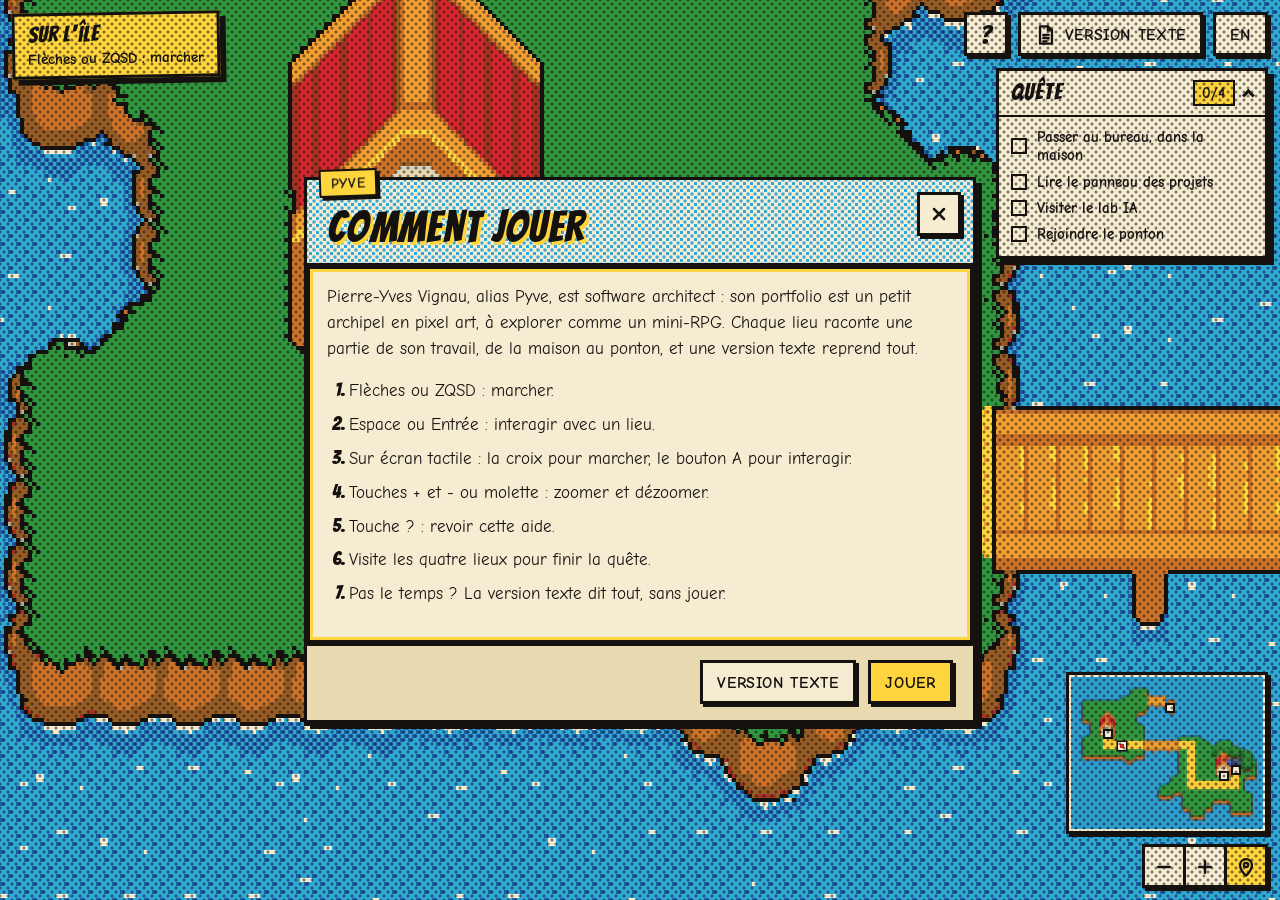
<file: index.html>
<!doctype html>
<html lang="fr">
  <head>
    <meta charset="utf-8" />
    <meta name="viewport" content="width=device-width, initial-scale=1, viewport-fit=cover" />
    <!--
      Title, description, Open Graph tags and canonical URL come from src/content:
      vite-plugins/site-pages.ts writes them in place of the next comment.
    -->
    <!-- site-meta -->
    <title>Pierre-Yves Vignau, software architect · Le monde de Pyve</title>
    <meta name="description" content="Le portfolio de Pierre-Yves Vignau, alias Pyve, software architect : un archipel en pixel art à explorer comme un mini-RPG, ou à lire en version texte." />
    <link rel="canonical" href="https://pyve.is-a.dev/" />
    <link rel="alternate" hreflang="fr" href="https://pyve.is-a.dev/" />
    <link rel="alternate" hreflang="en" href="https://pyve.is-a.dev/en" />
    <link rel="alternate" hreflang="x-default" href="https://pyve.is-a.dev/" />
    <meta property="og:type" content="website" />
    <meta property="og:site_name" content="Le monde de Pyve" />
    <meta property="og:locale" content="fr_FR" />
    <meta property="og:locale:alternate" content="en_GB" />
    <meta property="og:title" content="Pierre-Yves Vignau, software architect · Le monde de Pyve" />
    <meta property="og:description" content="Le portfolio de Pierre-Yves Vignau, alias Pyve, software architect : un archipel en pixel art à explorer comme un mini-RPG, ou à lire en version texte." />
    <meta property="og:url" content="https://pyve.is-a.dev/" />
    <meta property="og:image" content="https://pyve.is-a.dev/og-image.png" />
    <meta property="og:image:width" content="1200" />
    <meta property="og:image:height" content="630" />
    <meta property="og:image:alt" content="En pixel art, le héros sur le chemin devant sa maison, le pont vers l&#39;autre île et un bateau à quai." />
    <meta name="twitter:card" content="summary_large_image" />
    <link rel="me" href="https://github.com/pvignau" />
    <link rel="me" href="https://www.linkedin.com/in/pierre-yves-vignau-a99a9424/" />
    <script type="application/ld+json">{"@context":"https://schema.org","@type":"ProfilePage","url":"https://pyve.is-a.dev/","name":"Pierre-Yves Vignau, software architect · Le monde de Pyve","inLanguage":"fr","mainEntity":{"@type":"Person","name":"Pierre-Yves Vignau","alternateName":"Pyve","jobTitle":"Software architect","worksFor":{"@type":"Organization","name":"France Télévisions"},"url":"https://pyve.is-a.dev/","image":"https://pyve.is-a.dev/og-image.png","sameAs":["https://github.com/pvignau","https://www.linkedin.com/in/pierre-yves-vignau-a99a9424/"]}}</script>
    <link rel="preload" href="/assets/world-CWIc-Odx.webp" as="image" />
    <!-- /site-meta -->
    <meta name="theme-color" content="#f6ecd2" />
    <meta name="color-scheme" content="light" />
    <link rel="icon" href="/favicon.ico" sizes="32x32" />
    <link rel="apple-touch-icon" href="/apple-touch-icon.png" />
    <link rel="manifest" href="/manifest.json" />
    <!-- The lettering of the loader and the HUD; Comic Neue 400 (text) comes when shown. -->
    <link
      rel="preload"
      href="/assets/bangers-latin-400-normal-DeHY8Ncq.woff2"
      as="font"
      type="font/woff2"
      crossorigin
    />
    <link
      rel="preload"
      href="/assets/comic-neue-latin-700-normal-NE4Vcoll.woff2"
      as="font"
      type="font/woff2"
      crossorigin
    />
    <script>
      // The game could not start (its script did not load, or failed before the app
      // ran, see src/main.tsx): show the text version written in the page instead.
      addEventListener(
        'error',
        function (event) {
          var root = document.documentElement;
          var fatal = event.target instanceof HTMLScriptElement || event instanceof ErrorEvent;
          if (fatal && !root.hasAttribute('data-app')) root.classList.add('no-game');
        },
        true,
      );
    </script>
    <script nomodule>
      document.documentElement.classList.add('no-game');
    </script>
    <script type="module" crossorigin src="/assets/index-CpfM04zU.js"></script>
    <link rel="stylesheet" crossorigin href="/assets/index-BdlsArez.css">
    <noscript><style>html #loader{display:none!important}html .static-page{display:block!important}html body{overflow:auto!important}</style></noscript>
  </head>
  <body>
    <div id="root">
      <div id="loader" class="loader" role="status">
        <span class="loader__balloon" aria-hidden="true"
          ><span></span><span></span><span></span
        ></span>
        <span class="loader__label">Chargement de l&#39;île…</span>
      </div>
      <!-- The text version (vite-plugins/static-page.ts), replaced by the game as it starts. -->
      <!-- site-static --><main class="static-page"><header class="static-page__header"><h1>Pyve</h1><p class="static-page__role">Software architect</p><p><a href="/en" hreflang="en" lang="en">English</a></p><p class="static-page__intro">Ce portfolio se visite d&#39;habitude comme un petit jeu, qui a besoin de JavaScript pour se lancer. Le voici en version texte :</p><p>Pierre-Yves Vignau, alias Pyve, est software architect : son portfolio est un petit archipel en pixel art, à explorer comme un mini-RPG. Chaque lieu raconte une partie de son travail, de la maison au ponton, et une version texte reprend tout.</p></header><section><h2>Chez Pyve</h2><p>La porte grince. Salut, moi c&#39;est Pyve. Pierre-Yves Vignau, pour l&#39;état civil.</p><p>Développeur web de formation, basé au sud de Paris. Mon terrain de jeu : l&#39;architecture front-end, les design systems et les design tokens.</p><p>Depuis avril 2026, je suis software architect à France Télévisions, en CDI. J&#39;y étais auparavant tech lead du design system, en freelance.</p><p>Mon inventaire :</p><ul><li>Design tokens : Style Dictionary, Tokens Studio, Terrazzo, format DTCG.</li><li>Front : TypeScript, React, Vue, Next.js, Storybook.</li><li>Figma : plugins et passerelles vers le code.</li><li>Domotique : Home Assistant, en Python.</li><li>IA : je code en binôme avec un agent.</li></ul><p>Ma méthode : partir de l&#39;existant, avancer par petits pas, et écrire la doc, limites comprises.</p><p>Le chemin parcouru :</p><ul><li>Depuis 2026 : software architect, France Télévisions (CDI).</li><li>2023-2026 : tech lead design system, France Télévisions (freelance).</li><li>2014-2023 : Infopro Digital, de développeur web à head of frontend, en passant par lead dev et architecte front-end.</li><li>2012-2014 : développeur web en agence, PHP, Zend et Magento.</li></ul><p>Côté perso : papa de deux enfants, amateur de jeux vidéo et de deux-roues.</p><ul><li><a href="https://www.linkedin.com/in/pierre-yves-vignau-a99a9424/" rel="me">Mon parcours sur LinkedIn</a></li></ul></section><section><h2>Quelques projets</h2><p>Le panneau est couvert d&#39;affiches. J&#39;en ai gardé quelques-unes, toutes publiques.</p><ul><li><h3>Contributions design tokens</h3><p>Un bug de la CLI de Terrazzo signalé puis corrigé, et une proposition de tokens dépréciés pour Tokens Studio, en attente de relecture.</p><p>Design tokens, DTCG, TypeScript</p><ul><li><a href="https://github.com/terrazzoapp/terrazzo/pull/533">Correctif Terrazzo</a></li><li><a href="https://github.com/tokens-studio/figma-plugin/pull/3834">PR Tokens Studio</a></li></ul></li><li><h3>Samsung Frame Artwork</h3><p>Une intégration Home Assistant qui fait tourner tableaux et photos sur une TV The Frame, sans couper ce que tu regardes.</p><p>Python, Home Assistant, HACS</p><ul><li><a href="https://github.com/pvignau/ha-samsung-frame-artwork">Le code</a></li></ul></li><li><h3>Daily Drive</h3><p>Spotify a arrêté son Daily Drive, alors je l&#39;ai refait : une playlist de musique et de podcasts, reconstruite chaque matin.</p><p>TypeScript, Next.js, API Spotify</p><ul><li><a href="https://github.com/pvignau/daily-drive">Le code</a></li><li><a href="https://my-daily-drive.vercel.app">Démo (alpha)</a></li></ul></li><li><h3>Bacs à sable design system</h3><p>Deux maquettes publiques : des tokens venus de Tokens Studio, compilés en SCSS et en Kotlin, et un design system Vue rangé dans Storybook.</p><p>Style Dictionary, Storybook, Vue</p><ul><li><a href="https://github.com/pvignau/ts-ds-boilerplate">Tokens SCSS et Kotlin</a></li><li><a href="https://github.com/pvignau/vue-storybook-design-system">Design system Vue</a></li></ul></li><li><h3>Ce mini-RPG</h3><p>Le site où tu te promènes, codé en TypeScript, avec sa version texte.</p><p>TypeScript, Pixel art, Jeu web</p><ul><li><a href="https://github.com/pvignau/website">Le code</a></li></ul></li></ul><ul><li><a href="https://github.com/pvignau?tab=repositories">Tous mes dépôts</a></li></ul></section><section><h2>Lab IA et domotique</h2><p>Des diodes clignotent partout. Ici, je teste ce que l&#39;IA change à ma façon de coder.</p><p>Sur mes projets récents, je code en binôme avec Claude, un agent IA.</p><p>Il écrit vite ; je fixe le cadre, puis je relis et teste ce qu&#39;il propose.</p><p>À la maison, Home Assistant pilote la domotique. J&#39;y branche mes propres outils :</p><ul><li>Une TV The Frame qui change de tableau toute seule.</li><li>Un pavé numérique qui lance des scripts, façon Stream Deck maison.</li></ul><p>Dans l&#39;arrière-salle :</p><ul><li>Un homelab qui héberge mes services.</li><li>Un assistant IA branché sur mes notes.</li></ul><p>Pas de plan du réseau ici : le reste du lab est fermé au public.</p><ul><li><a href="https://github.com/pvignau/ha-samsung-frame-artwork">Intégration The Frame</a></li><li><a href="https://github.com/pvignau/homeassistant-keypad-script-launcher">Pavé de scripts</a></li></ul></section><section><h2>Prendre le large</h2><p>Le bateau attend à quai. Où veux-tu aller ?</p><p>Une question ou un projet ? Écris-moi sur LinkedIn. Le code, lui, vit sur GitHub.</p><ul><li><a href="https://www.linkedin.com/in/pierre-yves-vignau-a99a9424/" rel="me">LinkedIn</a></li><li><a href="https://github.com/pvignau" rel="me">GitHub</a></li></ul></section></main><!-- /site-static -->
    </div>
  </body>
</html>
</file>
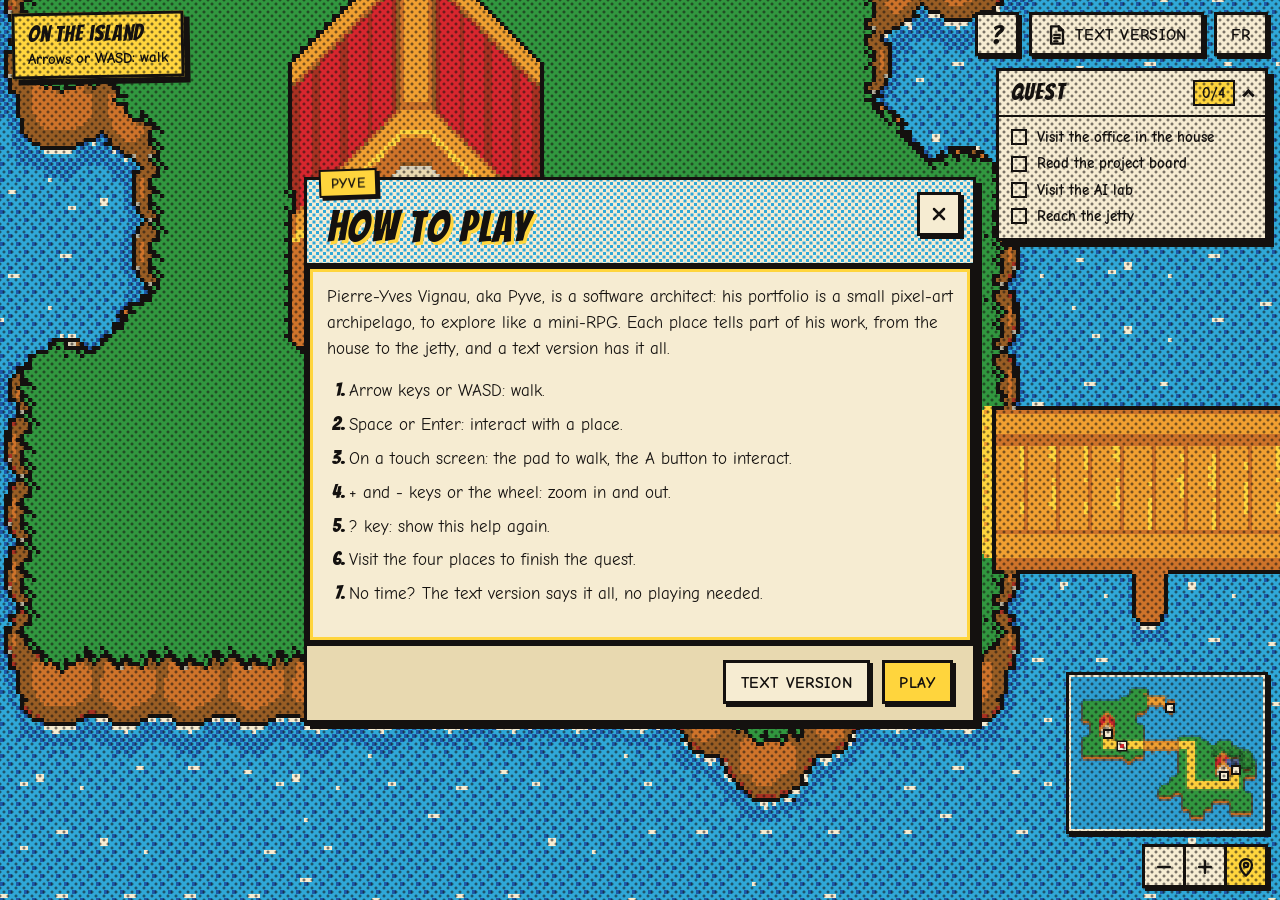
<file: en/index.html>
<!doctype html>
<html lang="en">
  <head>
    <meta charset="utf-8" />
    <meta name="viewport" content="width=device-width, initial-scale=1, viewport-fit=cover" />
    <!--
      Title, description, Open Graph tags and canonical URL come from src/content:
      vite-plugins/site-pages.ts writes them in place of the next comment.
    -->
    <!-- site-meta -->
    <title>Pierre-Yves Vignau, software architect · Pyve&#39;s world</title>
    <meta name="description" content="The portfolio of Pierre-Yves Vignau, aka Pyve, software architect: a pixel-art archipelago to explore like a mini-RPG, or to read as text." />
    <link rel="canonical" href="https://pyve.is-a.dev/en" />
    <link rel="alternate" hreflang="fr" href="https://pyve.is-a.dev/" />
    <link rel="alternate" hreflang="en" href="https://pyve.is-a.dev/en" />
    <link rel="alternate" hreflang="x-default" href="https://pyve.is-a.dev/" />
    <meta property="og:type" content="website" />
    <meta property="og:site_name" content="Pyve&#39;s world" />
    <meta property="og:locale" content="en_GB" />
    <meta property="og:locale:alternate" content="fr_FR" />
    <meta property="og:title" content="Pierre-Yves Vignau, software architect · Pyve&#39;s world" />
    <meta property="og:description" content="The portfolio of Pierre-Yves Vignau, aka Pyve, software architect: a pixel-art archipelago to explore like a mini-RPG, or to read as text." />
    <meta property="og:url" content="https://pyve.is-a.dev/en" />
    <meta property="og:image" content="https://pyve.is-a.dev/og-image.png" />
    <meta property="og:image:width" content="1200" />
    <meta property="og:image:height" content="630" />
    <meta property="og:image:alt" content="In pixel art, the hero on the path in front of his house, the bridge to the other island and a boat at the quay." />
    <meta name="twitter:card" content="summary_large_image" />
    <link rel="me" href="https://github.com/pvignau" />
    <link rel="me" href="https://www.linkedin.com/in/pierre-yves-vignau-a99a9424/" />
    <script type="application/ld+json">{"@context":"https://schema.org","@type":"ProfilePage","url":"https://pyve.is-a.dev/en","name":"Pierre-Yves Vignau, software architect · Pyve's world","inLanguage":"en","mainEntity":{"@type":"Person","name":"Pierre-Yves Vignau","alternateName":"Pyve","jobTitle":"Software architect","worksFor":{"@type":"Organization","name":"France Télévisions"},"url":"https://pyve.is-a.dev/en","image":"https://pyve.is-a.dev/og-image.png","sameAs":["https://github.com/pvignau","https://www.linkedin.com/in/pierre-yves-vignau-a99a9424/"]}}</script>
    <link rel="preload" href="/assets/world-CWIc-Odx.webp" as="image" />
    <!-- /site-meta -->
    <meta name="theme-color" content="#f6ecd2" />
    <meta name="color-scheme" content="light" />
    <link rel="icon" href="/favicon.ico" sizes="32x32" />
    <link rel="apple-touch-icon" href="/apple-touch-icon.png" />
    <link rel="manifest" href="/manifest.json" />
    <!-- The lettering of the loader and the HUD; Comic Neue 400 (text) comes when shown. -->
    <link
      rel="preload"
      href="/assets/bangers-latin-400-normal-DeHY8Ncq.woff2"
      as="font"
      type="font/woff2"
      crossorigin
    />
    <link
      rel="preload"
      href="/assets/comic-neue-latin-700-normal-NE4Vcoll.woff2"
      as="font"
      type="font/woff2"
      crossorigin
    />
    <script>
      // The game could not start (its script did not load, or failed before the app
      // ran, see src/main.tsx): show the text version written in the page instead.
      addEventListener(
        'error',
        function (event) {
          var root = document.documentElement;
          var fatal = event.target instanceof HTMLScriptElement || event instanceof ErrorEvent;
          if (fatal && !root.hasAttribute('data-app')) root.classList.add('no-game');
        },
        true,
      );
    </script>
    <script nomodule>
      document.documentElement.classList.add('no-game');
    </script>
    <script type="module" crossorigin src="/assets/index-CpfM04zU.js"></script>
    <link rel="stylesheet" crossorigin href="/assets/index-BdlsArez.css">
    <noscript><style>html #loader{display:none!important}html .static-page{display:block!important}html body{overflow:auto!important}</style></noscript>
  </head>
  <body>
    <div id="root">
      <div id="loader" class="loader" role="status">
        <span class="loader__balloon" aria-hidden="true"
          ><span></span><span></span><span></span
        ></span>
        <span class="loader__label">Loading the island…</span>
      </div>
      <!-- The text version (vite-plugins/static-page.ts), replaced by the game as it starts. -->
      <!-- site-static --><main class="static-page"><header class="static-page__header"><h1>Pyve</h1><p class="static-page__role">Software architect</p><p><a href="/" hreflang="fr" lang="fr">Français</a></p><p class="static-page__intro">This portfolio is usually visited as a small game, which needs JavaScript to start. Here it is as text:</p><p>Pierre-Yves Vignau, aka Pyve, is a software architect: his portfolio is a small pixel-art archipelago, to explore like a mini-RPG. Each place tells part of his work, from the house to the jetty, and a text version has it all.</p></header><section><h2>Pyve&#39;s place</h2><p>The door creaks. Hi, I&#39;m Pyve. Pierre-Yves Vignau, for the record.</p><p>A web developer by training, based south of Paris. My playground: front-end architecture, design systems and design tokens.</p><p>Since April 2026, I&#39;ve been a software architect at France Télévisions, on a permanent contract. Before that, I was the design system&#39;s tech lead there, as a freelancer.</p><p>My inventory:</p><ul><li>Design tokens: Style Dictionary, Tokens Studio, Terrazzo, the DTCG format.</li><li>Front end: TypeScript, React, Vue, Next.js, Storybook.</li><li>Figma: plugins and bridges to the code.</li><li>Home automation: Home Assistant, in Python.</li><li>AI: I pair-program with an agent.</li></ul><p>My method: start from what exists, move in small steps, and write the docs, limits included.</p><p>The road so far:</p><ul><li>Since 2026: software architect, France Télévisions (permanent).</li><li>2023-2026: design system tech lead, France Télévisions (freelance).</li><li>2014-2023: Infopro Digital, from web developer to head of frontend, by way of lead dev and front-end architect.</li><li>2012-2014: web developer at agencies, PHP, Zend and Magento.</li></ul><p>Off the clock: dad of two, into video games and two-wheelers.</p><ul><li><a href="https://www.linkedin.com/in/pierre-yves-vignau-a99a9424/" rel="me">My path on LinkedIn</a></li></ul></section><section><h2>A few projects</h2><p>The board is covered in posters. I&#39;ve kept a few, all of them public.</p><ul><li><h3>Design token contributions</h3><p>A bug in the Terrazzo CLI, reported then fixed, and a proposal for deprecated tokens in Tokens Studio, awaiting review.</p><p>Design tokens, DTCG, TypeScript</p><ul><li><a href="https://github.com/terrazzoapp/terrazzo/pull/533">Terrazzo fix</a></li><li><a href="https://github.com/tokens-studio/figma-plugin/pull/3834">Tokens Studio PR</a></li></ul></li><li><h3>Samsung Frame Artwork</h3><p>A Home Assistant integration that rotates paintings and photos on a The Frame TV, without cutting off what you&#39;re watching.</p><p>Python, Home Assistant, HACS</p><ul><li><a href="https://github.com/pvignau/ha-samsung-frame-artwork">The code</a></li></ul></li><li><h3>Daily Drive</h3><p>Spotify stopped its Daily Drive, so I rebuilt it: a playlist of music and podcasts, made anew every morning.</p><p>TypeScript, Next.js, Spotify API</p><ul><li><a href="https://github.com/pvignau/daily-drive">The code</a></li><li><a href="https://my-daily-drive.vercel.app">Demo (alpha)</a></li></ul></li><li><h3>Design system sandboxes</h3><p>Two public mock-ups: tokens from Tokens Studio, compiled to SCSS and Kotlin, and a Vue design system laid out in Storybook.</p><p>Style Dictionary, Storybook, Vue</p><ul><li><a href="https://github.com/pvignau/ts-ds-boilerplate">SCSS and Kotlin tokens</a></li><li><a href="https://github.com/pvignau/vue-storybook-design-system">Vue design system</a></li></ul></li><li><h3>This mini-RPG</h3><p>The site you&#39;re walking around, written in TypeScript, with its text version.</p><p>TypeScript, Pixel art, Web game</p><ul><li><a href="https://github.com/pvignau/website">The code</a></li></ul></li></ul><ul><li><a href="https://github.com/pvignau?tab=repositories">All my repositories</a></li></ul></section><section><h2>AI lab and home automation</h2><p>LEDs blink everywhere. This is where I try out what AI changes in the way I code.</p><p>On my recent projects, I pair-program with Claude, an AI agent.</p><p>It writes fast; I set the frame, then review and test what it suggests.</p><p>At home, Home Assistant runs the smart home. I plug my own tools into it:</p><ul><li>A The Frame TV that changes paintings on its own.</li><li>A numeric keypad that launches scripts, a homemade Stream Deck.</li></ul><p>In the back room:</p><ul><li>A homelab that hosts my services.</li><li>An AI assistant hooked up to my notes.</li></ul><p>No network map here: the rest of the lab is closed to the public.</p><ul><li><a href="https://github.com/pvignau/ha-samsung-frame-artwork">The Frame integration</a></li><li><a href="https://github.com/pvignau/homeassistant-keypad-script-launcher">Script keypad</a></li></ul></section><section><h2>Set sail</h2><p>The boat waits at the quay. Where do you want to go?</p><p>A question or a project? Write to me on LinkedIn. The code lives on GitHub.</p><ul><li><a href="https://www.linkedin.com/in/pierre-yves-vignau-a99a9424/" rel="me">LinkedIn</a></li><li><a href="https://github.com/pvignau" rel="me">GitHub</a></li></ul></section></main><!-- /site-static -->
    </div>
  </body>
</html>
</file>
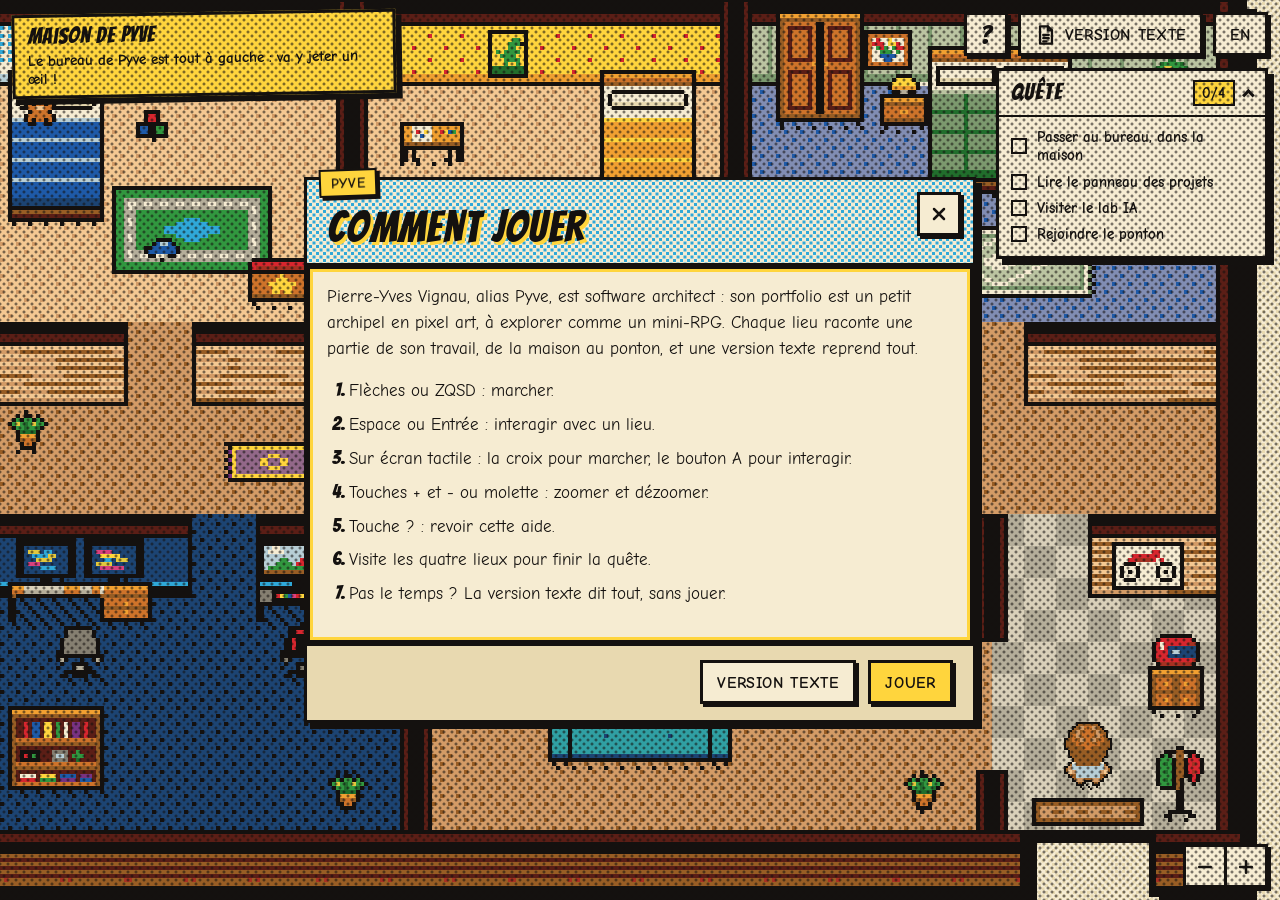
<file: home/index.html>
<!doctype html>
<html lang="fr">
  <head>
    <meta charset="utf-8" />
    <meta name="viewport" content="width=device-width, initial-scale=1, viewport-fit=cover" />
    <!--
      Title, description, Open Graph tags and canonical URL come from src/content:
      vite-plugins/site-pages.ts writes them in place of the next comment.
    -->
    <!-- site-meta -->
    <title>Maison de Pyve · Le monde de Pyve</title>
    <meta name="description" content="Chez Pyve : développeur web devenu software architect à France Télévisions, son parcours, ses outils et sa façon de travailler." />
    <link rel="canonical" href="https://pyve.is-a.dev/home" />
    <link rel="alternate" hreflang="fr" href="https://pyve.is-a.dev/home" />
    <link rel="alternate" hreflang="en" href="https://pyve.is-a.dev/en/home" />
    <link rel="alternate" hreflang="x-default" href="https://pyve.is-a.dev/home" />
    <meta property="og:type" content="website" />
    <meta property="og:site_name" content="Le monde de Pyve" />
    <meta property="og:locale" content="fr_FR" />
    <meta property="og:locale:alternate" content="en_GB" />
    <meta property="og:title" content="Maison de Pyve · Le monde de Pyve" />
    <meta property="og:description" content="Chez Pyve : développeur web devenu software architect à France Télévisions, son parcours, ses outils et sa façon de travailler." />
    <meta property="og:url" content="https://pyve.is-a.dev/home" />
    <meta property="og:image" content="https://pyve.is-a.dev/og-image.png" />
    <meta property="og:image:width" content="1200" />
    <meta property="og:image:height" content="630" />
    <meta property="og:image:alt" content="En pixel art, le héros sur le chemin devant sa maison, le pont vers l&#39;autre île et un bateau à quai." />
    <meta name="twitter:card" content="summary_large_image" />
    <link rel="me" href="https://github.com/pvignau" />
    <link rel="me" href="https://www.linkedin.com/in/pierre-yves-vignau-a99a9424/" />
    <script type="application/ld+json">{"@context":"https://schema.org","@type":"ProfilePage","url":"https://pyve.is-a.dev/home","name":"Maison de Pyve · Le monde de Pyve","inLanguage":"fr","mainEntity":{"@type":"Person","name":"Pierre-Yves Vignau","alternateName":"Pyve","jobTitle":"Software architect","worksFor":{"@type":"Organization","name":"France Télévisions"},"url":"https://pyve.is-a.dev/","image":"https://pyve.is-a.dev/og-image.png","sameAs":["https://github.com/pvignau","https://www.linkedin.com/in/pierre-yves-vignau-a99a9424/"]}}</script>
    <link rel="preload" href="/assets/home-DZP-khgK.webp" as="image" />
    <!-- /site-meta -->
    <meta name="theme-color" content="#f6ecd2" />
    <meta name="color-scheme" content="light" />
    <link rel="icon" href="/favicon.ico" sizes="32x32" />
    <link rel="apple-touch-icon" href="/apple-touch-icon.png" />
    <link rel="manifest" href="/manifest.json" />
    <!-- The lettering of the loader and the HUD; Comic Neue 400 (text) comes when shown. -->
    <link
      rel="preload"
      href="/assets/bangers-latin-400-normal-DeHY8Ncq.woff2"
      as="font"
      type="font/woff2"
      crossorigin
    />
    <link
      rel="preload"
      href="/assets/comic-neue-latin-700-normal-NE4Vcoll.woff2"
      as="font"
      type="font/woff2"
      crossorigin
    />
    <script>
      // The game could not start (its script did not load, or failed before the app
      // ran, see src/main.tsx): show the text version written in the page instead.
      addEventListener(
        'error',
        function (event) {
          var root = document.documentElement;
          var fatal = event.target instanceof HTMLScriptElement || event instanceof ErrorEvent;
          if (fatal && !root.hasAttribute('data-app')) root.classList.add('no-game');
        },
        true,
      );
    </script>
    <script nomodule>
      document.documentElement.classList.add('no-game');
    </script>
    <script type="module" crossorigin src="/assets/index-CpfM04zU.js"></script>
    <link rel="stylesheet" crossorigin href="/assets/index-BdlsArez.css">
    <noscript><style>html #loader{display:none!important}html .static-page{display:block!important}html body{overflow:auto!important}</style></noscript>
  </head>
  <body>
    <div id="root">
      <div id="loader" class="loader" role="status">
        <span class="loader__balloon" aria-hidden="true"
          ><span></span><span></span><span></span
        ></span>
        <span class="loader__label">Chargement de l&#39;île…</span>
      </div>
      <!-- The text version (vite-plugins/static-page.ts), replaced by the game as it starts. -->
      <!-- site-static --><main class="static-page"><header class="static-page__header"><h1>Pyve</h1><p class="static-page__role">Software architect</p><p><a href="/en" hreflang="en" lang="en">English</a></p><p class="static-page__intro">Ce portfolio se visite d&#39;habitude comme un petit jeu, qui a besoin de JavaScript pour se lancer. Le voici en version texte :</p><p>Pierre-Yves Vignau, alias Pyve, est software architect : son portfolio est un petit archipel en pixel art, à explorer comme un mini-RPG. Chaque lieu raconte une partie de son travail, de la maison au ponton, et une version texte reprend tout.</p></header><section><h2>Chez Pyve</h2><p>La porte grince. Salut, moi c&#39;est Pyve. Pierre-Yves Vignau, pour l&#39;état civil.</p><p>Développeur web de formation, basé au sud de Paris. Mon terrain de jeu : l&#39;architecture front-end, les design systems et les design tokens.</p><p>Depuis avril 2026, je suis software architect à France Télévisions, en CDI. J&#39;y étais auparavant tech lead du design system, en freelance.</p><p>Mon inventaire :</p><ul><li>Design tokens : Style Dictionary, Tokens Studio, Terrazzo, format DTCG.</li><li>Front : TypeScript, React, Vue, Next.js, Storybook.</li><li>Figma : plugins et passerelles vers le code.</li><li>Domotique : Home Assistant, en Python.</li><li>IA : je code en binôme avec un agent.</li></ul><p>Ma méthode : partir de l&#39;existant, avancer par petits pas, et écrire la doc, limites comprises.</p><p>Le chemin parcouru :</p><ul><li>Depuis 2026 : software architect, France Télévisions (CDI).</li><li>2023-2026 : tech lead design system, France Télévisions (freelance).</li><li>2014-2023 : Infopro Digital, de développeur web à head of frontend, en passant par lead dev et architecte front-end.</li><li>2012-2014 : développeur web en agence, PHP, Zend et Magento.</li></ul><p>Côté perso : papa de deux enfants, amateur de jeux vidéo et de deux-roues.</p><ul><li><a href="https://www.linkedin.com/in/pierre-yves-vignau-a99a9424/" rel="me">Mon parcours sur LinkedIn</a></li></ul></section><section><h2>Quelques projets</h2><p>Le panneau est couvert d&#39;affiches. J&#39;en ai gardé quelques-unes, toutes publiques.</p><ul><li><h3>Contributions design tokens</h3><p>Un bug de la CLI de Terrazzo signalé puis corrigé, et une proposition de tokens dépréciés pour Tokens Studio, en attente de relecture.</p><p>Design tokens, DTCG, TypeScript</p><ul><li><a href="https://github.com/terrazzoapp/terrazzo/pull/533">Correctif Terrazzo</a></li><li><a href="https://github.com/tokens-studio/figma-plugin/pull/3834">PR Tokens Studio</a></li></ul></li><li><h3>Samsung Frame Artwork</h3><p>Une intégration Home Assistant qui fait tourner tableaux et photos sur une TV The Frame, sans couper ce que tu regardes.</p><p>Python, Home Assistant, HACS</p><ul><li><a href="https://github.com/pvignau/ha-samsung-frame-artwork">Le code</a></li></ul></li><li><h3>Daily Drive</h3><p>Spotify a arrêté son Daily Drive, alors je l&#39;ai refait : une playlist de musique et de podcasts, reconstruite chaque matin.</p><p>TypeScript, Next.js, API Spotify</p><ul><li><a href="https://github.com/pvignau/daily-drive">Le code</a></li><li><a href="https://my-daily-drive.vercel.app">Démo (alpha)</a></li></ul></li><li><h3>Bacs à sable design system</h3><p>Deux maquettes publiques : des tokens venus de Tokens Studio, compilés en SCSS et en Kotlin, et un design system Vue rangé dans Storybook.</p><p>Style Dictionary, Storybook, Vue</p><ul><li><a href="https://github.com/pvignau/ts-ds-boilerplate">Tokens SCSS et Kotlin</a></li><li><a href="https://github.com/pvignau/vue-storybook-design-system">Design system Vue</a></li></ul></li><li><h3>Ce mini-RPG</h3><p>Le site où tu te promènes, codé en TypeScript, avec sa version texte.</p><p>TypeScript, Pixel art, Jeu web</p><ul><li><a href="https://github.com/pvignau/website">Le code</a></li></ul></li></ul><ul><li><a href="https://github.com/pvignau?tab=repositories">Tous mes dépôts</a></li></ul></section><section><h2>Lab IA et domotique</h2><p>Des diodes clignotent partout. Ici, je teste ce que l&#39;IA change à ma façon de coder.</p><p>Sur mes projets récents, je code en binôme avec Claude, un agent IA.</p><p>Il écrit vite ; je fixe le cadre, puis je relis et teste ce qu&#39;il propose.</p><p>À la maison, Home Assistant pilote la domotique. J&#39;y branche mes propres outils :</p><ul><li>Une TV The Frame qui change de tableau toute seule.</li><li>Un pavé numérique qui lance des scripts, façon Stream Deck maison.</li></ul><p>Dans l&#39;arrière-salle :</p><ul><li>Un homelab qui héberge mes services.</li><li>Un assistant IA branché sur mes notes.</li></ul><p>Pas de plan du réseau ici : le reste du lab est fermé au public.</p><ul><li><a href="https://github.com/pvignau/ha-samsung-frame-artwork">Intégration The Frame</a></li><li><a href="https://github.com/pvignau/homeassistant-keypad-script-launcher">Pavé de scripts</a></li></ul></section><section><h2>Prendre le large</h2><p>Le bateau attend à quai. Où veux-tu aller ?</p><p>Une question ou un projet ? Écris-moi sur LinkedIn. Le code, lui, vit sur GitHub.</p><ul><li><a href="https://www.linkedin.com/in/pierre-yves-vignau-a99a9424/" rel="me">LinkedIn</a></li><li><a href="https://github.com/pvignau" rel="me">GitHub</a></li></ul></section></main><!-- /site-static -->
    </div>
  </body>
</html>
</file>
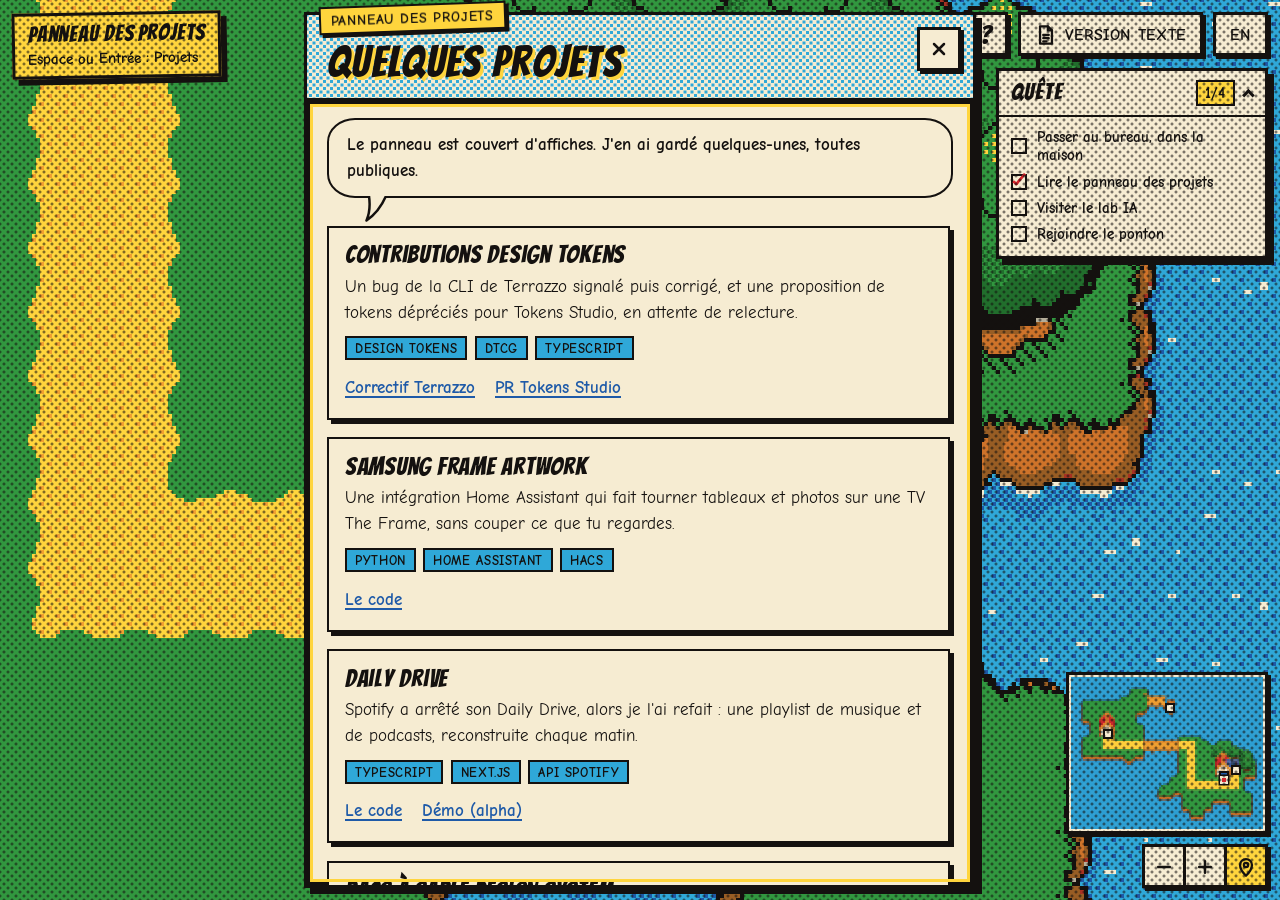
<file: work/index.html>
<!doctype html>
<html lang="fr">
  <head>
    <meta charset="utf-8" />
    <meta name="viewport" content="width=device-width, initial-scale=1, viewport-fit=cover" />
    <!--
      Title, description, Open Graph tags and canonical URL come from src/content:
      vite-plugins/site-pages.ts writes them in place of the next comment.
    -->
    <!-- site-meta -->
    <title>Quelques projets · Le monde de Pyve</title>
    <meta name="description" content="Les projets publics de Pyve : contributions design tokens (Terrazzo, Tokens Studio), intégration Home Assistant, Daily Drive et bacs à sable design system." />
    <link rel="canonical" href="https://pyve.is-a.dev/work" />
    <link rel="alternate" hreflang="fr" href="https://pyve.is-a.dev/work" />
    <link rel="alternate" hreflang="en" href="https://pyve.is-a.dev/en/work" />
    <link rel="alternate" hreflang="x-default" href="https://pyve.is-a.dev/work" />
    <meta property="og:type" content="website" />
    <meta property="og:site_name" content="Le monde de Pyve" />
    <meta property="og:locale" content="fr_FR" />
    <meta property="og:locale:alternate" content="en_GB" />
    <meta property="og:title" content="Quelques projets · Le monde de Pyve" />
    <meta property="og:description" content="Les projets publics de Pyve : contributions design tokens (Terrazzo, Tokens Studio), intégration Home Assistant, Daily Drive et bacs à sable design system." />
    <meta property="og:url" content="https://pyve.is-a.dev/work" />
    <meta property="og:image" content="https://pyve.is-a.dev/og-image.png" />
    <meta property="og:image:width" content="1200" />
    <meta property="og:image:height" content="630" />
    <meta property="og:image:alt" content="En pixel art, le héros sur le chemin devant sa maison, le pont vers l&#39;autre île et un bateau à quai." />
    <meta name="twitter:card" content="summary_large_image" />
    <link rel="me" href="https://github.com/pvignau" />
    <link rel="me" href="https://www.linkedin.com/in/pierre-yves-vignau-a99a9424/" />
    <script type="application/ld+json">{"@context":"https://schema.org","@type":"ProfilePage","url":"https://pyve.is-a.dev/work","name":"Quelques projets · Le monde de Pyve","inLanguage":"fr","mainEntity":{"@type":"Person","name":"Pierre-Yves Vignau","alternateName":"Pyve","jobTitle":"Software architect","worksFor":{"@type":"Organization","name":"France Télévisions"},"url":"https://pyve.is-a.dev/","image":"https://pyve.is-a.dev/og-image.png","sameAs":["https://github.com/pvignau","https://www.linkedin.com/in/pierre-yves-vignau-a99a9424/"]}}</script>
    <link rel="preload" href="/assets/world-CWIc-Odx.webp" as="image" />
    <!-- /site-meta -->
    <meta name="theme-color" content="#f6ecd2" />
    <meta name="color-scheme" content="light" />
    <link rel="icon" href="/favicon.ico" sizes="32x32" />
    <link rel="apple-touch-icon" href="/apple-touch-icon.png" />
    <link rel="manifest" href="/manifest.json" />
    <!-- The lettering of the loader and the HUD; Comic Neue 400 (text) comes when shown. -->
    <link
      rel="preload"
      href="/assets/bangers-latin-400-normal-DeHY8Ncq.woff2"
      as="font"
      type="font/woff2"
      crossorigin
    />
    <link
      rel="preload"
      href="/assets/comic-neue-latin-700-normal-NE4Vcoll.woff2"
      as="font"
      type="font/woff2"
      crossorigin
    />
    <script>
      // The game could not start (its script did not load, or failed before the app
      // ran, see src/main.tsx): show the text version written in the page instead.
      addEventListener(
        'error',
        function (event) {
          var root = document.documentElement;
          var fatal = event.target instanceof HTMLScriptElement || event instanceof ErrorEvent;
          if (fatal && !root.hasAttribute('data-app')) root.classList.add('no-game');
        },
        true,
      );
    </script>
    <script nomodule>
      document.documentElement.classList.add('no-game');
    </script>
    <script type="module" crossorigin src="/assets/index-CpfM04zU.js"></script>
    <link rel="stylesheet" crossorigin href="/assets/index-BdlsArez.css">
    <noscript><style>html #loader{display:none!important}html .static-page{display:block!important}html body{overflow:auto!important}</style></noscript>
  </head>
  <body>
    <div id="root">
      <div id="loader" class="loader" role="status">
        <span class="loader__balloon" aria-hidden="true"
          ><span></span><span></span><span></span
        ></span>
        <span class="loader__label">Chargement de l&#39;île…</span>
      </div>
      <!-- The text version (vite-plugins/static-page.ts), replaced by the game as it starts. -->
      <!-- site-static --><main class="static-page"><header class="static-page__header"><h1>Pyve</h1><p class="static-page__role">Software architect</p><p><a href="/en" hreflang="en" lang="en">English</a></p><p class="static-page__intro">Ce portfolio se visite d&#39;habitude comme un petit jeu, qui a besoin de JavaScript pour se lancer. Le voici en version texte :</p><p>Pierre-Yves Vignau, alias Pyve, est software architect : son portfolio est un petit archipel en pixel art, à explorer comme un mini-RPG. Chaque lieu raconte une partie de son travail, de la maison au ponton, et une version texte reprend tout.</p></header><section><h2>Chez Pyve</h2><p>La porte grince. Salut, moi c&#39;est Pyve. Pierre-Yves Vignau, pour l&#39;état civil.</p><p>Développeur web de formation, basé au sud de Paris. Mon terrain de jeu : l&#39;architecture front-end, les design systems et les design tokens.</p><p>Depuis avril 2026, je suis software architect à France Télévisions, en CDI. J&#39;y étais auparavant tech lead du design system, en freelance.</p><p>Mon inventaire :</p><ul><li>Design tokens : Style Dictionary, Tokens Studio, Terrazzo, format DTCG.</li><li>Front : TypeScript, React, Vue, Next.js, Storybook.</li><li>Figma : plugins et passerelles vers le code.</li><li>Domotique : Home Assistant, en Python.</li><li>IA : je code en binôme avec un agent.</li></ul><p>Ma méthode : partir de l&#39;existant, avancer par petits pas, et écrire la doc, limites comprises.</p><p>Le chemin parcouru :</p><ul><li>Depuis 2026 : software architect, France Télévisions (CDI).</li><li>2023-2026 : tech lead design system, France Télévisions (freelance).</li><li>2014-2023 : Infopro Digital, de développeur web à head of frontend, en passant par lead dev et architecte front-end.</li><li>2012-2014 : développeur web en agence, PHP, Zend et Magento.</li></ul><p>Côté perso : papa de deux enfants, amateur de jeux vidéo et de deux-roues.</p><ul><li><a href="https://www.linkedin.com/in/pierre-yves-vignau-a99a9424/" rel="me">Mon parcours sur LinkedIn</a></li></ul></section><section><h2>Quelques projets</h2><p>Le panneau est couvert d&#39;affiches. J&#39;en ai gardé quelques-unes, toutes publiques.</p><ul><li><h3>Contributions design tokens</h3><p>Un bug de la CLI de Terrazzo signalé puis corrigé, et une proposition de tokens dépréciés pour Tokens Studio, en attente de relecture.</p><p>Design tokens, DTCG, TypeScript</p><ul><li><a href="https://github.com/terrazzoapp/terrazzo/pull/533">Correctif Terrazzo</a></li><li><a href="https://github.com/tokens-studio/figma-plugin/pull/3834">PR Tokens Studio</a></li></ul></li><li><h3>Samsung Frame Artwork</h3><p>Une intégration Home Assistant qui fait tourner tableaux et photos sur une TV The Frame, sans couper ce que tu regardes.</p><p>Python, Home Assistant, HACS</p><ul><li><a href="https://github.com/pvignau/ha-samsung-frame-artwork">Le code</a></li></ul></li><li><h3>Daily Drive</h3><p>Spotify a arrêté son Daily Drive, alors je l&#39;ai refait : une playlist de musique et de podcasts, reconstruite chaque matin.</p><p>TypeScript, Next.js, API Spotify</p><ul><li><a href="https://github.com/pvignau/daily-drive">Le code</a></li><li><a href="https://my-daily-drive.vercel.app">Démo (alpha)</a></li></ul></li><li><h3>Bacs à sable design system</h3><p>Deux maquettes publiques : des tokens venus de Tokens Studio, compilés en SCSS et en Kotlin, et un design system Vue rangé dans Storybook.</p><p>Style Dictionary, Storybook, Vue</p><ul><li><a href="https://github.com/pvignau/ts-ds-boilerplate">Tokens SCSS et Kotlin</a></li><li><a href="https://github.com/pvignau/vue-storybook-design-system">Design system Vue</a></li></ul></li><li><h3>Ce mini-RPG</h3><p>Le site où tu te promènes, codé en TypeScript, avec sa version texte.</p><p>TypeScript, Pixel art, Jeu web</p><ul><li><a href="https://github.com/pvignau/website">Le code</a></li></ul></li></ul><ul><li><a href="https://github.com/pvignau?tab=repositories">Tous mes dépôts</a></li></ul></section><section><h2>Lab IA et domotique</h2><p>Des diodes clignotent partout. Ici, je teste ce que l&#39;IA change à ma façon de coder.</p><p>Sur mes projets récents, je code en binôme avec Claude, un agent IA.</p><p>Il écrit vite ; je fixe le cadre, puis je relis et teste ce qu&#39;il propose.</p><p>À la maison, Home Assistant pilote la domotique. J&#39;y branche mes propres outils :</p><ul><li>Une TV The Frame qui change de tableau toute seule.</li><li>Un pavé numérique qui lance des scripts, façon Stream Deck maison.</li></ul><p>Dans l&#39;arrière-salle :</p><ul><li>Un homelab qui héberge mes services.</li><li>Un assistant IA branché sur mes notes.</li></ul><p>Pas de plan du réseau ici : le reste du lab est fermé au public.</p><ul><li><a href="https://github.com/pvignau/ha-samsung-frame-artwork">Intégration The Frame</a></li><li><a href="https://github.com/pvignau/homeassistant-keypad-script-launcher">Pavé de scripts</a></li></ul></section><section><h2>Prendre le large</h2><p>Le bateau attend à quai. Où veux-tu aller ?</p><p>Une question ou un projet ? Écris-moi sur LinkedIn. Le code, lui, vit sur GitHub.</p><ul><li><a href="https://www.linkedin.com/in/pierre-yves-vignau-a99a9424/" rel="me">LinkedIn</a></li><li><a href="https://github.com/pvignau" rel="me">GitHub</a></li></ul></section></main><!-- /site-static -->
    </div>
  </body>
</html>
</file>
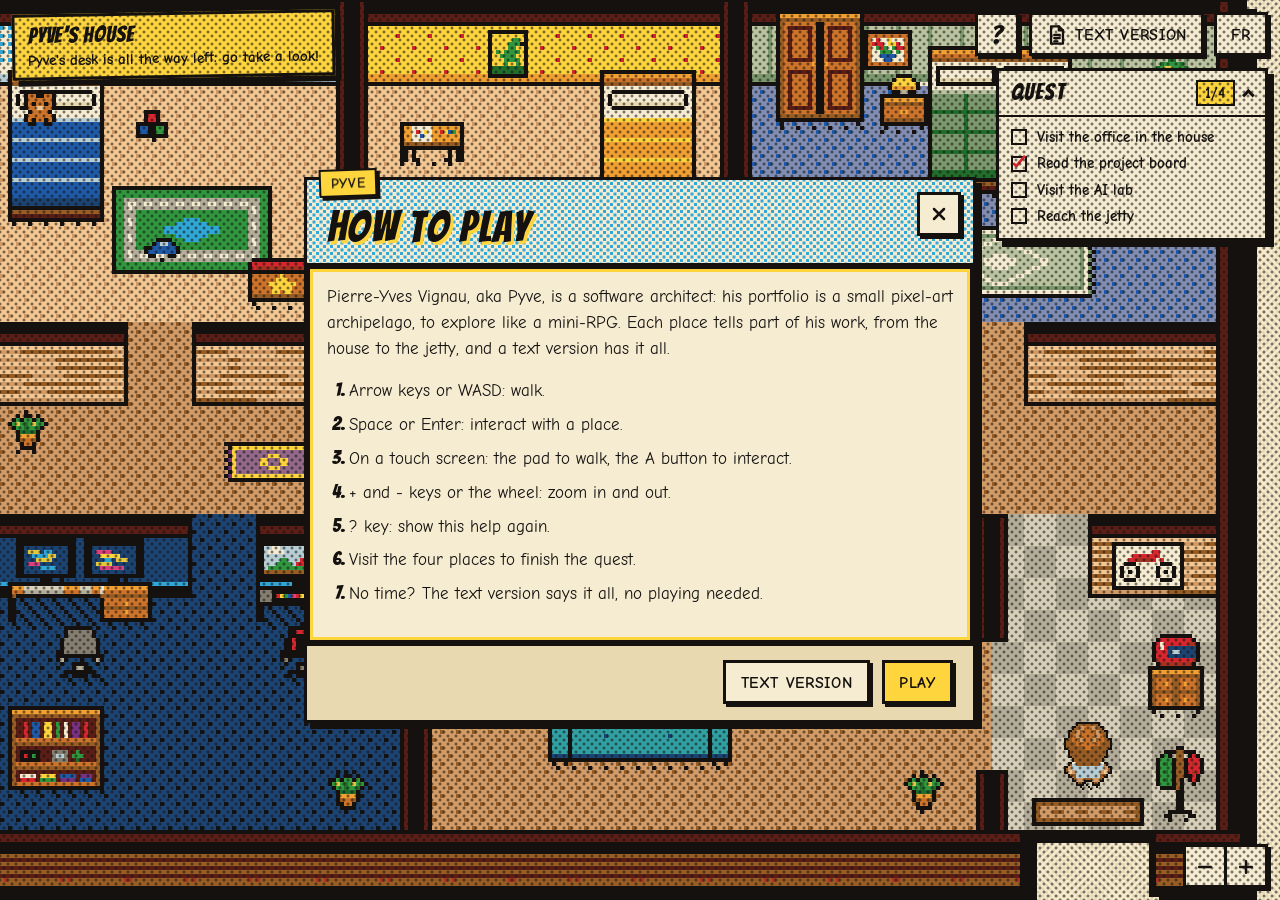
<file: en/home/index.html>
<!doctype html>
<html lang="en">
  <head>
    <meta charset="utf-8" />
    <meta name="viewport" content="width=device-width, initial-scale=1, viewport-fit=cover" />
    <!--
      Title, description, Open Graph tags and canonical URL come from src/content:
      vite-plugins/site-pages.ts writes them in place of the next comment.
    -->
    <!-- site-meta -->
    <title>Pyve&#39;s house · Pyve&#39;s world</title>
    <meta name="description" content="Pyve&#39;s place: a web developer turned software architect at France Télévisions, his path, his tools and how he works." />
    <link rel="canonical" href="https://pyve.is-a.dev/en/home" />
    <link rel="alternate" hreflang="fr" href="https://pyve.is-a.dev/home" />
    <link rel="alternate" hreflang="en" href="https://pyve.is-a.dev/en/home" />
    <link rel="alternate" hreflang="x-default" href="https://pyve.is-a.dev/home" />
    <meta property="og:type" content="website" />
    <meta property="og:site_name" content="Pyve&#39;s world" />
    <meta property="og:locale" content="en_GB" />
    <meta property="og:locale:alternate" content="fr_FR" />
    <meta property="og:title" content="Pyve&#39;s house · Pyve&#39;s world" />
    <meta property="og:description" content="Pyve&#39;s place: a web developer turned software architect at France Télévisions, his path, his tools and how he works." />
    <meta property="og:url" content="https://pyve.is-a.dev/en/home" />
    <meta property="og:image" content="https://pyve.is-a.dev/og-image.png" />
    <meta property="og:image:width" content="1200" />
    <meta property="og:image:height" content="630" />
    <meta property="og:image:alt" content="In pixel art, the hero on the path in front of his house, the bridge to the other island and a boat at the quay." />
    <meta name="twitter:card" content="summary_large_image" />
    <link rel="me" href="https://github.com/pvignau" />
    <link rel="me" href="https://www.linkedin.com/in/pierre-yves-vignau-a99a9424/" />
    <script type="application/ld+json">{"@context":"https://schema.org","@type":"ProfilePage","url":"https://pyve.is-a.dev/en/home","name":"Pyve's house · Pyve's world","inLanguage":"en","mainEntity":{"@type":"Person","name":"Pierre-Yves Vignau","alternateName":"Pyve","jobTitle":"Software architect","worksFor":{"@type":"Organization","name":"France Télévisions"},"url":"https://pyve.is-a.dev/en","image":"https://pyve.is-a.dev/og-image.png","sameAs":["https://github.com/pvignau","https://www.linkedin.com/in/pierre-yves-vignau-a99a9424/"]}}</script>
    <link rel="preload" href="/assets/home-DZP-khgK.webp" as="image" />
    <!-- /site-meta -->
    <meta name="theme-color" content="#f6ecd2" />
    <meta name="color-scheme" content="light" />
    <link rel="icon" href="/favicon.ico" sizes="32x32" />
    <link rel="apple-touch-icon" href="/apple-touch-icon.png" />
    <link rel="manifest" href="/manifest.json" />
    <!-- The lettering of the loader and the HUD; Comic Neue 400 (text) comes when shown. -->
    <link
      rel="preload"
      href="/assets/bangers-latin-400-normal-DeHY8Ncq.woff2"
      as="font"
      type="font/woff2"
      crossorigin
    />
    <link
      rel="preload"
      href="/assets/comic-neue-latin-700-normal-NE4Vcoll.woff2"
      as="font"
      type="font/woff2"
      crossorigin
    />
    <script>
      // The game could not start (its script did not load, or failed before the app
      // ran, see src/main.tsx): show the text version written in the page instead.
      addEventListener(
        'error',
        function (event) {
          var root = document.documentElement;
          var fatal = event.target instanceof HTMLScriptElement || event instanceof ErrorEvent;
          if (fatal && !root.hasAttribute('data-app')) root.classList.add('no-game');
        },
        true,
      );
    </script>
    <script nomodule>
      document.documentElement.classList.add('no-game');
    </script>
    <script type="module" crossorigin src="/assets/index-CpfM04zU.js"></script>
    <link rel="stylesheet" crossorigin href="/assets/index-BdlsArez.css">
    <noscript><style>html #loader{display:none!important}html .static-page{display:block!important}html body{overflow:auto!important}</style></noscript>
  </head>
  <body>
    <div id="root">
      <div id="loader" class="loader" role="status">
        <span class="loader__balloon" aria-hidden="true"
          ><span></span><span></span><span></span
        ></span>
        <span class="loader__label">Loading the island…</span>
      </div>
      <!-- The text version (vite-plugins/static-page.ts), replaced by the game as it starts. -->
      <!-- site-static --><main class="static-page"><header class="static-page__header"><h1>Pyve</h1><p class="static-page__role">Software architect</p><p><a href="/" hreflang="fr" lang="fr">Français</a></p><p class="static-page__intro">This portfolio is usually visited as a small game, which needs JavaScript to start. Here it is as text:</p><p>Pierre-Yves Vignau, aka Pyve, is a software architect: his portfolio is a small pixel-art archipelago, to explore like a mini-RPG. Each place tells part of his work, from the house to the jetty, and a text version has it all.</p></header><section><h2>Pyve&#39;s place</h2><p>The door creaks. Hi, I&#39;m Pyve. Pierre-Yves Vignau, for the record.</p><p>A web developer by training, based south of Paris. My playground: front-end architecture, design systems and design tokens.</p><p>Since April 2026, I&#39;ve been a software architect at France Télévisions, on a permanent contract. Before that, I was the design system&#39;s tech lead there, as a freelancer.</p><p>My inventory:</p><ul><li>Design tokens: Style Dictionary, Tokens Studio, Terrazzo, the DTCG format.</li><li>Front end: TypeScript, React, Vue, Next.js, Storybook.</li><li>Figma: plugins and bridges to the code.</li><li>Home automation: Home Assistant, in Python.</li><li>AI: I pair-program with an agent.</li></ul><p>My method: start from what exists, move in small steps, and write the docs, limits included.</p><p>The road so far:</p><ul><li>Since 2026: software architect, France Télévisions (permanent).</li><li>2023-2026: design system tech lead, France Télévisions (freelance).</li><li>2014-2023: Infopro Digital, from web developer to head of frontend, by way of lead dev and front-end architect.</li><li>2012-2014: web developer at agencies, PHP, Zend and Magento.</li></ul><p>Off the clock: dad of two, into video games and two-wheelers.</p><ul><li><a href="https://www.linkedin.com/in/pierre-yves-vignau-a99a9424/" rel="me">My path on LinkedIn</a></li></ul></section><section><h2>A few projects</h2><p>The board is covered in posters. I&#39;ve kept a few, all of them public.</p><ul><li><h3>Design token contributions</h3><p>A bug in the Terrazzo CLI, reported then fixed, and a proposal for deprecated tokens in Tokens Studio, awaiting review.</p><p>Design tokens, DTCG, TypeScript</p><ul><li><a href="https://github.com/terrazzoapp/terrazzo/pull/533">Terrazzo fix</a></li><li><a href="https://github.com/tokens-studio/figma-plugin/pull/3834">Tokens Studio PR</a></li></ul></li><li><h3>Samsung Frame Artwork</h3><p>A Home Assistant integration that rotates paintings and photos on a The Frame TV, without cutting off what you&#39;re watching.</p><p>Python, Home Assistant, HACS</p><ul><li><a href="https://github.com/pvignau/ha-samsung-frame-artwork">The code</a></li></ul></li><li><h3>Daily Drive</h3><p>Spotify stopped its Daily Drive, so I rebuilt it: a playlist of music and podcasts, made anew every morning.</p><p>TypeScript, Next.js, Spotify API</p><ul><li><a href="https://github.com/pvignau/daily-drive">The code</a></li><li><a href="https://my-daily-drive.vercel.app">Demo (alpha)</a></li></ul></li><li><h3>Design system sandboxes</h3><p>Two public mock-ups: tokens from Tokens Studio, compiled to SCSS and Kotlin, and a Vue design system laid out in Storybook.</p><p>Style Dictionary, Storybook, Vue</p><ul><li><a href="https://github.com/pvignau/ts-ds-boilerplate">SCSS and Kotlin tokens</a></li><li><a href="https://github.com/pvignau/vue-storybook-design-system">Vue design system</a></li></ul></li><li><h3>This mini-RPG</h3><p>The site you&#39;re walking around, written in TypeScript, with its text version.</p><p>TypeScript, Pixel art, Web game</p><ul><li><a href="https://github.com/pvignau/website">The code</a></li></ul></li></ul><ul><li><a href="https://github.com/pvignau?tab=repositories">All my repositories</a></li></ul></section><section><h2>AI lab and home automation</h2><p>LEDs blink everywhere. This is where I try out what AI changes in the way I code.</p><p>On my recent projects, I pair-program with Claude, an AI agent.</p><p>It writes fast; I set the frame, then review and test what it suggests.</p><p>At home, Home Assistant runs the smart home. I plug my own tools into it:</p><ul><li>A The Frame TV that changes paintings on its own.</li><li>A numeric keypad that launches scripts, a homemade Stream Deck.</li></ul><p>In the back room:</p><ul><li>A homelab that hosts my services.</li><li>An AI assistant hooked up to my notes.</li></ul><p>No network map here: the rest of the lab is closed to the public.</p><ul><li><a href="https://github.com/pvignau/ha-samsung-frame-artwork">The Frame integration</a></li><li><a href="https://github.com/pvignau/homeassistant-keypad-script-launcher">Script keypad</a></li></ul></section><section><h2>Set sail</h2><p>The boat waits at the quay. Where do you want to go?</p><p>A question or a project? Write to me on LinkedIn. The code lives on GitHub.</p><ul><li><a href="https://www.linkedin.com/in/pierre-yves-vignau-a99a9424/" rel="me">LinkedIn</a></li><li><a href="https://github.com/pvignau" rel="me">GitHub</a></li></ul></section></main><!-- /site-static -->
    </div>
  </body>
</html>
</file>
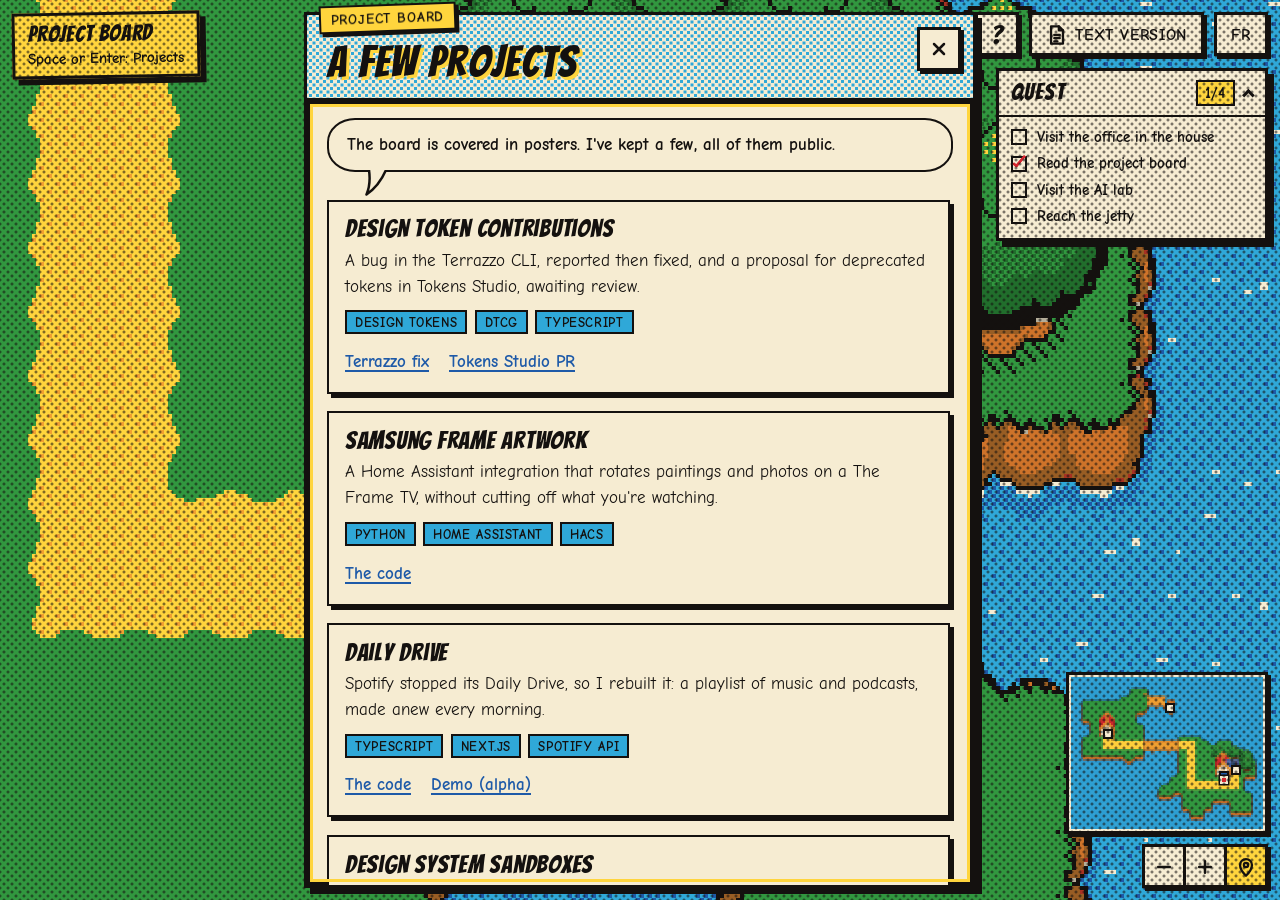
<file: en/work/index.html>
<!doctype html>
<html lang="en">
  <head>
    <meta charset="utf-8" />
    <meta name="viewport" content="width=device-width, initial-scale=1, viewport-fit=cover" />
    <!--
      Title, description, Open Graph tags and canonical URL come from src/content:
      vite-plugins/site-pages.ts writes them in place of the next comment.
    -->
    <!-- site-meta -->
    <title>A few projects · Pyve&#39;s world</title>
    <meta name="description" content="Pyve&#39;s public projects: design token contributions (Terrazzo, Tokens Studio), a Home Assistant integration, Daily Drive and design system sandboxes." />
    <link rel="canonical" href="https://pyve.is-a.dev/en/work" />
    <link rel="alternate" hreflang="fr" href="https://pyve.is-a.dev/work" />
    <link rel="alternate" hreflang="en" href="https://pyve.is-a.dev/en/work" />
    <link rel="alternate" hreflang="x-default" href="https://pyve.is-a.dev/work" />
    <meta property="og:type" content="website" />
    <meta property="og:site_name" content="Pyve&#39;s world" />
    <meta property="og:locale" content="en_GB" />
    <meta property="og:locale:alternate" content="fr_FR" />
    <meta property="og:title" content="A few projects · Pyve&#39;s world" />
    <meta property="og:description" content="Pyve&#39;s public projects: design token contributions (Terrazzo, Tokens Studio), a Home Assistant integration, Daily Drive and design system sandboxes." />
    <meta property="og:url" content="https://pyve.is-a.dev/en/work" />
    <meta property="og:image" content="https://pyve.is-a.dev/og-image.png" />
    <meta property="og:image:width" content="1200" />
    <meta property="og:image:height" content="630" />
    <meta property="og:image:alt" content="In pixel art, the hero on the path in front of his house, the bridge to the other island and a boat at the quay." />
    <meta name="twitter:card" content="summary_large_image" />
    <link rel="me" href="https://github.com/pvignau" />
    <link rel="me" href="https://www.linkedin.com/in/pierre-yves-vignau-a99a9424/" />
    <script type="application/ld+json">{"@context":"https://schema.org","@type":"ProfilePage","url":"https://pyve.is-a.dev/en/work","name":"A few projects · Pyve's world","inLanguage":"en","mainEntity":{"@type":"Person","name":"Pierre-Yves Vignau","alternateName":"Pyve","jobTitle":"Software architect","worksFor":{"@type":"Organization","name":"France Télévisions"},"url":"https://pyve.is-a.dev/en","image":"https://pyve.is-a.dev/og-image.png","sameAs":["https://github.com/pvignau","https://www.linkedin.com/in/pierre-yves-vignau-a99a9424/"]}}</script>
    <link rel="preload" href="/assets/world-CWIc-Odx.webp" as="image" />
    <!-- /site-meta -->
    <meta name="theme-color" content="#f6ecd2" />
    <meta name="color-scheme" content="light" />
    <link rel="icon" href="/favicon.ico" sizes="32x32" />
    <link rel="apple-touch-icon" href="/apple-touch-icon.png" />
    <link rel="manifest" href="/manifest.json" />
    <!-- The lettering of the loader and the HUD; Comic Neue 400 (text) comes when shown. -->
    <link
      rel="preload"
      href="/assets/bangers-latin-400-normal-DeHY8Ncq.woff2"
      as="font"
      type="font/woff2"
      crossorigin
    />
    <link
      rel="preload"
      href="/assets/comic-neue-latin-700-normal-NE4Vcoll.woff2"
      as="font"
      type="font/woff2"
      crossorigin
    />
    <script>
      // The game could not start (its script did not load, or failed before the app
      // ran, see src/main.tsx): show the text version written in the page instead.
      addEventListener(
        'error',
        function (event) {
          var root = document.documentElement;
          var fatal = event.target instanceof HTMLScriptElement || event instanceof ErrorEvent;
          if (fatal && !root.hasAttribute('data-app')) root.classList.add('no-game');
        },
        true,
      );
    </script>
    <script nomodule>
      document.documentElement.classList.add('no-game');
    </script>
    <script type="module" crossorigin src="/assets/index-CpfM04zU.js"></script>
    <link rel="stylesheet" crossorigin href="/assets/index-BdlsArez.css">
    <noscript><style>html #loader{display:none!important}html .static-page{display:block!important}html body{overflow:auto!important}</style></noscript>
  </head>
  <body>
    <div id="root">
      <div id="loader" class="loader" role="status">
        <span class="loader__balloon" aria-hidden="true"
          ><span></span><span></span><span></span
        ></span>
        <span class="loader__label">Loading the island…</span>
      </div>
      <!-- The text version (vite-plugins/static-page.ts), replaced by the game as it starts. -->
      <!-- site-static --><main class="static-page"><header class="static-page__header"><h1>Pyve</h1><p class="static-page__role">Software architect</p><p><a href="/" hreflang="fr" lang="fr">Français</a></p><p class="static-page__intro">This portfolio is usually visited as a small game, which needs JavaScript to start. Here it is as text:</p><p>Pierre-Yves Vignau, aka Pyve, is a software architect: his portfolio is a small pixel-art archipelago, to explore like a mini-RPG. Each place tells part of his work, from the house to the jetty, and a text version has it all.</p></header><section><h2>Pyve&#39;s place</h2><p>The door creaks. Hi, I&#39;m Pyve. Pierre-Yves Vignau, for the record.</p><p>A web developer by training, based south of Paris. My playground: front-end architecture, design systems and design tokens.</p><p>Since April 2026, I&#39;ve been a software architect at France Télévisions, on a permanent contract. Before that, I was the design system&#39;s tech lead there, as a freelancer.</p><p>My inventory:</p><ul><li>Design tokens: Style Dictionary, Tokens Studio, Terrazzo, the DTCG format.</li><li>Front end: TypeScript, React, Vue, Next.js, Storybook.</li><li>Figma: plugins and bridges to the code.</li><li>Home automation: Home Assistant, in Python.</li><li>AI: I pair-program with an agent.</li></ul><p>My method: start from what exists, move in small steps, and write the docs, limits included.</p><p>The road so far:</p><ul><li>Since 2026: software architect, France Télévisions (permanent).</li><li>2023-2026: design system tech lead, France Télévisions (freelance).</li><li>2014-2023: Infopro Digital, from web developer to head of frontend, by way of lead dev and front-end architect.</li><li>2012-2014: web developer at agencies, PHP, Zend and Magento.</li></ul><p>Off the clock: dad of two, into video games and two-wheelers.</p><ul><li><a href="https://www.linkedin.com/in/pierre-yves-vignau-a99a9424/" rel="me">My path on LinkedIn</a></li></ul></section><section><h2>A few projects</h2><p>The board is covered in posters. I&#39;ve kept a few, all of them public.</p><ul><li><h3>Design token contributions</h3><p>A bug in the Terrazzo CLI, reported then fixed, and a proposal for deprecated tokens in Tokens Studio, awaiting review.</p><p>Design tokens, DTCG, TypeScript</p><ul><li><a href="https://github.com/terrazzoapp/terrazzo/pull/533">Terrazzo fix</a></li><li><a href="https://github.com/tokens-studio/figma-plugin/pull/3834">Tokens Studio PR</a></li></ul></li><li><h3>Samsung Frame Artwork</h3><p>A Home Assistant integration that rotates paintings and photos on a The Frame TV, without cutting off what you&#39;re watching.</p><p>Python, Home Assistant, HACS</p><ul><li><a href="https://github.com/pvignau/ha-samsung-frame-artwork">The code</a></li></ul></li><li><h3>Daily Drive</h3><p>Spotify stopped its Daily Drive, so I rebuilt it: a playlist of music and podcasts, made anew every morning.</p><p>TypeScript, Next.js, Spotify API</p><ul><li><a href="https://github.com/pvignau/daily-drive">The code</a></li><li><a href="https://my-daily-drive.vercel.app">Demo (alpha)</a></li></ul></li><li><h3>Design system sandboxes</h3><p>Two public mock-ups: tokens from Tokens Studio, compiled to SCSS and Kotlin, and a Vue design system laid out in Storybook.</p><p>Style Dictionary, Storybook, Vue</p><ul><li><a href="https://github.com/pvignau/ts-ds-boilerplate">SCSS and Kotlin tokens</a></li><li><a href="https://github.com/pvignau/vue-storybook-design-system">Vue design system</a></li></ul></li><li><h3>This mini-RPG</h3><p>The site you&#39;re walking around, written in TypeScript, with its text version.</p><p>TypeScript, Pixel art, Web game</p><ul><li><a href="https://github.com/pvignau/website">The code</a></li></ul></li></ul><ul><li><a href="https://github.com/pvignau?tab=repositories">All my repositories</a></li></ul></section><section><h2>AI lab and home automation</h2><p>LEDs blink everywhere. This is where I try out what AI changes in the way I code.</p><p>On my recent projects, I pair-program with Claude, an AI agent.</p><p>It writes fast; I set the frame, then review and test what it suggests.</p><p>At home, Home Assistant runs the smart home. I plug my own tools into it:</p><ul><li>A The Frame TV that changes paintings on its own.</li><li>A numeric keypad that launches scripts, a homemade Stream Deck.</li></ul><p>In the back room:</p><ul><li>A homelab that hosts my services.</li><li>An AI assistant hooked up to my notes.</li></ul><p>No network map here: the rest of the lab is closed to the public.</p><ul><li><a href="https://github.com/pvignau/ha-samsung-frame-artwork">The Frame integration</a></li><li><a href="https://github.com/pvignau/homeassistant-keypad-script-launcher">Script keypad</a></li></ul></section><section><h2>Set sail</h2><p>The boat waits at the quay. Where do you want to go?</p><p>A question or a project? Write to me on LinkedIn. The code lives on GitHub.</p><ul><li><a href="https://www.linkedin.com/in/pierre-yves-vignau-a99a9424/" rel="me">LinkedIn</a></li><li><a href="https://github.com/pvignau" rel="me">GitHub</a></li></ul></section></main><!-- /site-static -->
    </div>
  </body>
</html>
</file>
<file: assets/index-BdlsArez.css>
html{background:var(--screen-shade) 0 0 / var(--halftone-size), var(--screen-shade) var(--halftone-shift) / var(--halftone-size), var(--paper)}#loader{z-index:1000;background:var(--screen-shade) 0 0 / var(--halftone-size), var(--screen-shade) var(--halftone-shift) / var(--halftone-size), var(--paper);color:var(--ink);place-content:center;justify-items:center;gap:1.75rem;font:700 1rem/1.2 Comic Neue,Comic Sans MS,sans-serif;display:grid;position:fixed;inset:0}#loader .loader__balloon{border:3px solid var(--ink);background:var(--paper);border-radius:50%;justify-content:center;align-items:center;gap:.6rem;width:7.5rem;height:4.75rem;display:flex;position:relative}#loader .loader__balloon:after{content:"";background:url("data:image/svg+xml,%3Csvg xmlns='http://www.w3.org/2000/svg' viewBox='0 0 24 26'%3E%3Cpath d='M4 0Q6 14 1.5 24.5Q14 16 21 0' fill='%23f6ecd2' stroke='%2314110f' stroke-width='3' stroke-linejoin='round'/%3E%3C/svg%3E") 0 0/100% 100% no-repeat;width:24px;height:26px;position:absolute;top:calc(100% - 1px);left:1.6rem}#loader .loader__balloon span{border:2.5px solid var(--ink);background:var(--red);border-radius:50%;width:.95rem;height:.95rem;animation:1.2s infinite loader-hop}#loader .loader__balloon span:nth-child(2){background:var(--yellow);animation-delay:.15s}#loader .loader__balloon span:nth-child(3){background:var(--blue);animation-delay:.3s}#loader .loader__label{border:2px solid var(--ink);background:var(--yellow);box-shadow:3px 3px 0 var(--ink);letter-spacing:.06em;text-transform:uppercase;padding:.35rem .75rem .25rem;rotate:-2deg}#loader .loader__label:empty{display:none}@keyframes loader-hop{0%,50%,to{translate:0}25%{translate:0 -.55rem}}@media (prefers-reduced-motion:reduce){#loader .loader__balloon span{animation:none}}.static-page{max-width:44rem;color:var(--ink);margin:0 auto;padding:1.5rem 1.25rem 3rem;font:1.05rem/1.55 Comic Neue,Comic Sans MS,sans-serif;display:none}html.no-game #loader{display:none}html.no-game .static-page{display:block}html.no-game body{overflow:auto}.static-page__header,.static-page section{background:var(--paper);border:3px solid var(--ink);box-shadow:6px 6px 0 var(--ink);padding:0 1.5rem 1.25rem}.static-page section{margin-top:1.75rem;padding-top:1.25rem}.static-page h1,.static-page h2,.static-page h3{letter-spacing:.03em;font-family:Bangers,Impact,sans-serif;font-weight:400;line-height:1}.static-page h1{border-bottom:3px solid var(--ink);background:var(--screen-cyan) 0 0 / var(--halftone-size), var(--screen-cyan) var(--halftone-shift) / var(--halftone-size), var(--blue);color:var(--yellow);letter-spacing:.05em;text-shadow:-2px -2px 0 var(--ink), 2px -2px 0 var(--ink), -2px 2px 0 var(--ink), 2px 2px 0 var(--ink), 6px 6px 0 var(--ink);margin:0 -1.5rem;padding:1.5rem 1.5rem 1.25rem;font-size:4rem;line-height:.9}.static-page h2{text-shadow:3px 3px 0 var(--yellow);margin:0 0 1rem;font-size:2.25rem}.static-page h3{margin:0 0 .35rem;font-size:1.5rem}.static-page__role{border:2px solid var(--ink);background:var(--yellow);width:fit-content;box-shadow:3px 3px 0 var(--ink);letter-spacing:.06em;text-transform:uppercase;margin:-1rem 0 1rem;padding:.3rem .7rem .2rem;font-weight:700;rotate:-2deg}.static-page__intro{border:2px solid var(--ink);background:var(--paper-shade);padding:.6rem .85rem;font-weight:700}.static-page ul:has(>li>h3){gap:1.1rem;margin:0 0 1.25rem;padding:0;list-style:none;display:grid}.static-page li:has(>h3){border:2.5px solid var(--ink);box-shadow:4px 4px 0 var(--ink);padding:.85rem 1rem .25rem}.static-page section>h2+p{border:2.5px solid var(--ink);border-radius:1.75rem/1.5rem;margin:0 0 1.75rem;padding:.7rem 1.15rem .75rem;font-weight:700;position:relative}.static-page section>h2+p:after{content:"";background:url("data:image/svg+xml,%3Csvg xmlns='http://www.w3.org/2000/svg' viewBox='0 0 24 26'%3E%3Cpath d='M4 0Q6 14 1.5 24.5Q14 16 21 0' fill='%23f6ecd2' stroke='%2314110f' stroke-width='2.5' stroke-linejoin='round'/%3E%3C/svg%3E") 0 0/100% 100% no-repeat;width:24px;height:26px;position:absolute;top:100%;left:2.25rem}.static-page li::marker{color:var(--red)}.static-page a{color:var(--blue);text-underline-offset:.2em;font-weight:700;text-decoration-thickness:2px}.static-page li>a{padding-block:.6rem;display:inline-block}@font-face{font-family:Bangers;font-style:normal;font-weight:400;font-display:swap;src:url(/assets/bangers-latin-400-normal-DeHY8Ncq.woff2)format("woff2");unicode-range:U+??,U+131,U+152-153,U+2BB-2BC,U+2C6,U+2DA,U+2DC,U+304,U+308,U+329,U+2000-206F,U+20AC,U+2122,U+2191,U+2193,U+2212,U+2215,U+FEFF,U+FFFD}@font-face{font-family:Bangers;font-style:normal;font-weight:400;font-display:swap;src:url(/assets/bangers-latin-ext-400-normal-7BLmjjiv.woff2)format("woff2");unicode-range:U+100-2BA,U+2BD-2C5,U+2C7-2CC,U+2CE-2D7,U+2DD-2FF,U+304,U+308,U+329,U+1D00-1DBF,U+1E00-1E9F,U+1EF2-1EFF,U+2020,U+20A0-20AB,U+20AD-20C0,U+2113,U+2C60-2C7F,U+A720-A7FF}@font-face{font-family:Comic Neue;font-style:normal;font-weight:400;font-display:swap;src:url(/assets/comic-neue-latin-400-normal-BdhG8RSD.woff2)format("woff2");unicode-range:U+??,U+131,U+152-153,U+2BB-2BC,U+2C6,U+2DA,U+2DC,U+304,U+308,U+329,U+2000-206F,U+20AC,U+2122,U+2191,U+2193,U+2212,U+2215,U+FEFF,U+FFFD}@font-face{font-family:Comic Neue;font-style:normal;font-weight:700;font-display:swap;src:url(/assets/comic-neue-latin-700-normal-NE4Vcoll.woff2)format("woff2");unicode-range:U+??,U+131,U+152-153,U+2BB-2BC,U+2C6,U+2DA,U+2DC,U+304,U+308,U+329,U+2000-206F,U+20AC,U+2122,U+2191,U+2193,U+2212,U+2215,U+FEFF,U+FFFD}:root{--lightningcss-light:initial;--lightningcss-dark: ;color-scheme:light;--paper:#f6ecd2;--paper-shade:#e8d9b0;--ink:#14110f;--red:#d7262e;--yellow:#ffd53d;--blue:#1e5aa8;--cyan:#2fa8d8;--magenta:#d9417f;--line:3px;--line-thin:2px;--drop:6px;--drop-small:3px;--halftone-dot:1.4px;--halftone-pitch:7px;--halftone-dot-fine:.75px;--halftone-pitch-fine:4px;--halftone-size:var(--halftone-pitch) var(--halftone-pitch);--halftone-shift:calc(var(--halftone-pitch) / 2) calc(var(--halftone-pitch) / 2);--halftone-size-fine:var(--halftone-pitch-fine) var(--halftone-pitch-fine);--halftone-shift-fine:calc(var(--halftone-pitch-fine) / 2) calc(var(--halftone-pitch-fine) / 2);--screen-ink:radial-gradient(circle, var(--ink) var(--halftone-dot), transparent calc(var(--halftone-dot) + .6px));--screen-shade:radial-gradient(circle, var(--paper-shade) var(--halftone-dot), transparent calc(var(--halftone-dot) + .6px));--screen-cyan:radial-gradient(circle, var(--cyan) var(--halftone-dot), transparent calc(var(--halftone-dot) + .6px));--screen-red-fine:radial-gradient(circle, var(--red) var(--halftone-dot-fine), transparent calc(var(--halftone-dot-fine) + .5px));--screen-ink-fine:radial-gradient(circle, var(--ink) var(--halftone-dot-fine), transparent calc(var(--halftone-dot-fine) + .5px));--burst:url("data:image/svg+xml,%3Csvg xmlns='http://www.w3.org/2000/svg' viewBox='0 0 200 100' preserveAspectRatio='none'%3E%3Cg stroke='%2314110f' stroke-linejoin='round' vector-effect='non-scaling-stroke'%3E%3Cpolygon fill='%23d7262e' stroke-width='3' vector-effect='non-scaling-stroke' points='100,3 116.1,15.9 142.9,6.8 142.7,24 178.1,19.8 163.1,35.3 187,40.4 169.6,50 191.7,60.1 161.4,64.3 177.4,79.9 143.9,76.6 142.1,92.3 116.1,84.1 100,97.9 84.7,82.4 56.7,93.6 56.4,76.5 30.2,77 37.3,64.6 8.3,60.1 31.8,50 3.5,39.3 36.6,35.2 24.2,20.7 55,22.7 57.1,6.8 84.7,17.6'/%3E%3Cpolygon fill='%23ffd53d' stroke-width='2' vector-effect='non-scaling-stroke' points='100,11 114.5,19.7 135,15.4 142.4,24.7 162.6,26.3 160.3,36.2 185.1,40.8 167.2,50 181.9,58.9 161.5,64.1 163.1,73.9 141.6,74.8 135.6,85.1 114.5,80.3 100,88.4 84.9,81.5 65.3,84.3 58.3,74.9 31.8,75.9 39.5,63.9 18.1,58.9 31.8,50 21.3,41.5 40,36.2 35.9,25.7 59.3,25.7 65,15.4 84.9,18.5'/%3E%3C/g%3E%3C/svg%3E");--focus-ring:var(--yellow);--focus-edge:var(--ink);--font-display:"Bangers", Impact, "Arial Narrow", sans-serif;--font-comic:"Comic Neue", "Comic Sans MS", "Chalkboard SE", sans-serif;--safe-top:env(safe-area-inset-top,0px);--safe-right:env(safe-area-inset-right,0px);--safe-bottom:env(safe-area-inset-bottom,0px);--safe-left:env(safe-area-inset-left,0px)}*,:before,:after{box-sizing:border-box}html,body,#root{height:100%;margin:0}html{touch-action:manipulation;-webkit-text-size-adjust:100%;-moz-text-size-adjust:100%;text-size-adjust:100%;scrollbar-color:var(--ink) var(--paper-shade)}body{overscroll-behavior:none;color:var(--ink);font-family:var(--font-comic);-webkit-font-smoothing:antialiased;-webkit-tap-highlight-color:transparent;line-height:1.5;overflow:hidden}button{font:inherit;color:inherit}a{color:var(--blue)}html :focus-visible{outline:3px solid var(--focus-ring);outline-offset:0;box-shadow:0 0 0 6px var(--focus-edge)}.visually-hidden{clip-path:inset(50%);white-space:nowrap;border:0;width:1px;height:1px;margin:-1px;padding:0;overflow:hidden;position:absolute!important}.panel{background:var(--paper);border:var(--line) solid var(--ink);box-shadow:var(--drop) var(--drop) 0 var(--ink)}.comic-button{border:var(--line) solid var(--ink);background:var(--yellow);min-width:44px;min-height:44px;color:var(--ink);font-family:var(--font-comic);letter-spacing:.04em;text-transform:uppercase;box-shadow:var(--drop-small) var(--drop-small) 0 var(--ink);cursor:pointer;justify-content:center;align-items:center;gap:.45em;padding:.45em .9em .35em;font-size:1rem;font-weight:700;line-height:1;text-decoration:none;display:inline-flex}.comic-button:hover{background:var(--screen-red-fine) 0 0 / var(--halftone-size-fine), var(--screen-red-fine) var(--halftone-shift-fine) / var(--halftone-size-fine), var(--yellow)}.comic-button:active{box-shadow:1px 1px 0 var(--ink);translate:2px 2px}.comic-button--quiet{background:var(--paper)}.comic-button--quiet:hover{background:var(--yellow)}.icon{fill:none;stroke:currentColor;stroke-width:2.5px;stroke-linecap:round;stroke-linejoin:round;flex:none}@media (prefers-reduced-motion:reduce){*,:before,:after{scroll-behavior:auto!important;transition-duration:.01ms!important;animation-duration:.01ms!important;animation-iteration-count:1!important}}.dialog{inset:var(--safe-top) var(--safe-right) var(--safe-bottom) var(--safe-left);width:min(42rem, calc(100vw - 1.5rem - var(--safe-left) - var(--safe-right)));max-height:calc(100dvh - 1.5rem - var(--safe-top) - var(--safe-bottom));color:var(--ink);-webkit-user-select:text;user-select:text;background:0 0;border:0;margin:auto;padding:0;overflow:visible}.dialog::backdrop{background:radial-gradient(circle,#14110f8c 1.2px,#0000 1.8px) 0 0/8px 8px,radial-gradient(circle,#14110f8c 1.2px,#0000 1.8px) 4px 4px/8px 8px}.dialog__frame{max-height:calc(100dvh - 1.5rem - var(--safe-top) - var(--safe-bottom));flex-direction:column;display:flex}.dialog__header{border-bottom:var(--line) solid var(--ink);background:var(--screen-cyan) 0 0 / var(--halftone-size), var(--screen-cyan) var(--halftone-shift) / var(--halftone-size), var(--paper);justify-content:space-between;align-items:flex-start;gap:1rem;padding:.75rem .75rem .85rem 1.25rem;display:flex}.dialog__eyebrow{border:var(--line-thin) solid var(--ink);background:var(--yellow);width:fit-content;box-shadow:var(--drop-small) var(--drop-small) 0 var(--ink);letter-spacing:.06em;text-transform:uppercase;margin:-1.45rem 0 .55rem -.5rem;padding:.3rem .6rem .2rem;font-size:.85rem;font-weight:700;line-height:1.15;rotate:-2deg}.dialog__title{font-family:var(--font-display);letter-spacing:.03em;text-shadow:3px 3px 0 var(--yellow);margin:.2rem 0 0;font-size:clamp(1.75rem,min(7vw,9vh),2.75rem);font-weight:400;line-height:1}.dialog__close{flex:none;padding:0}.dialog__body{overscroll-behavior:contain;scrollbar-color:var(--ink) var(--paper-shade);padding:1.1rem 1.25rem 1.25rem;font-size:1.05rem;line-height:1.55;overflow-y:auto}.dialog__body:focus-visible{outline:3px solid var(--focus-ring);outline-offset:-6px;box-shadow:inset 0 0 0 3px var(--focus-edge)}.dialog__footer{border-top:var(--line) solid var(--ink);background:var(--paper-shade);flex-wrap:wrap;justify-content:flex-end;gap:.75rem;padding:.85rem 1.25rem 1rem;display:flex}@media (prefers-reduced-motion:no-preference){.dialog[open]{animation:.18s cubic-bezier(.3,1.5,.6,1) both dialog-in}}@keyframes dialog-in{0%{opacity:0;rotate:-1.5deg;scale:.92}}.hud{background:var(--yellow);overflow-wrap:break-word;pointer-events:none;flex:0 auto;min-width:0;max-width:24rem;padding:.45rem .8rem .5rem;line-height:1.2;rotate:-1deg}.hud__zone{font-family:var(--font-display);letter-spacing:.04em;margin:0;font-size:1.4rem;font-weight:400;line-height:1.05}.hud__hint{margin:.2rem 0 0;font-size:.95rem;font-weight:700}@media (width<=30rem){.hud__zone{font-size:1.25rem}}.map-controls{right:calc(.75rem + var(--safe-right));bottom:calc(.75rem + var(--safe-bottom));z-index:9;pointer-events:none;flex-direction:column;align-items:flex-end;gap:.6rem;display:flex;position:absolute}@media (pointer:coarse){.map-controls{right:calc(1rem + var(--safe-right));bottom:calc(1rem + 4.5rem + .75rem + var(--safe-bottom))}}@media (pointer:coarse) and (orientation:landscape){.map-controls{right:calc(1rem + 4.5rem + .75rem + var(--safe-right));bottom:calc(1rem + var(--safe-bottom))}}.map-controls__buttons{box-shadow:var(--drop-small) var(--drop-small) 0 var(--ink);pointer-events:auto;display:flex}.map-controls__buttons .map-controls__button{padding-inline:0}.map-controls__buttons .map-controls__button:not(:focus-visible){box-shadow:none}.map-controls__buttons .map-controls__button+.map-controls__button{margin-left:calc(-1 * var(--line))}.map-controls__buttons .map-controls__button:focus-visible{z-index:1;position:relative}.map-controls__buttons .map-controls__button:active{background:var(--paper-shade);translate:none}.map-controls__buttons .map-controls__button[aria-disabled=true]{background:var(--screen-ink-fine) 0 0 / var(--halftone-size-fine), var(--screen-ink-fine) var(--halftone-shift-fine) / var(--halftone-size-fine), var(--paper-shade);cursor:default}.map-controls__buttons .map-controls__button[aria-disabled=true]>svg{opacity:.5}.map-controls__buttons .map-controls__button[aria-pressed=true]{background:var(--yellow)}.minimap{box-shadow:var(--drop-small) var(--drop-small) 0 var(--ink);pointer-events:none;padding:2px;line-height:0}.minimap__map{background:var(--backdrop);position:relative;overflow:hidden}.minimap__canvas{width:100%;height:100%;image-rendering:pixelated;display:block}.minimap__place{border:2px solid var(--ink);background:var(--paper);width:10px;height:10px;position:absolute;translate:-50% -50%}.minimap__place[data-visited]{background:var(--blue)}.minimap__hero-layer{position:absolute;inset:0}.minimap__hero{background:var(--red);width:4px;height:4px;box-shadow:0 0 0 2px var(--paper), 0 0 0 3.5px var(--ink);position:absolute;top:0;left:0;translate:-50% -50%}.content-paragraph{margin:0 0 .85rem}.content-paragraph--lead{border:2.5px solid var(--ink);background:var(--paper);border-radius:1.75rem/1.5rem;margin:0 0 1.75rem;padding:.7rem 1.15rem .75rem;font-weight:700;position:relative}.content-paragraph--lead:after{content:"";background:url("data:image/svg+xml,%3Csvg xmlns='http://www.w3.org/2000/svg' viewBox='0 0 24 26'%3E%3Cpath d='M4 0Q6 14 1.5 24.5Q14 16 21 0' fill='%23f6ecd2' stroke='%2314110f' stroke-width='2.5' stroke-linejoin='round'/%3E%3C/svg%3E") 0 0/100% 100% no-repeat;width:24px;height:26px;position:absolute;top:100%;left:2.25rem}.content-list{margin:0 0 1rem;padding-left:1.4rem}.content-list li+li{margin-top:.3rem}.content-list li::marker{color:var(--red);font-family:var(--font-display);font-size:1.15em}ol.content-list li::marker{color:var(--ink)}.projects{padding:0 var(--drop-small) var(--drop-small) 0;gap:1.1rem;margin:0 0 1.25rem;list-style:none;display:grid}.project{background:var(--paper);border:2.5px solid var(--ink);box-shadow:4px 4px 0 var(--ink);padding:.85rem 1rem .5rem}.project__name{font-family:var(--font-display);letter-spacing:.03em;margin:0 0 .4rem;font-size:1.55rem;font-weight:400;line-height:1.05}.project__summary{margin:0 0 .65rem}.project__tags{flex-wrap:wrap;gap:.45rem;margin:0 0 .35rem;padding:0;list-style:none;display:flex}.project__tags li{border:var(--line-thin) solid var(--ink);background:var(--cyan);letter-spacing:.05em;text-transform:uppercase;padding:.2rem .5rem .1rem;font-size:.8rem;font-weight:700;line-height:1.2}.link-list{flex-wrap:wrap;gap:0 1.25rem;margin:0;padding:0;list-style:none;display:flex}.content-link{min-height:44px;color:var(--blue);text-underline-offset:.2em;align-items:center;font-weight:700;text-decoration-thickness:2px;display:inline-flex}.content-link:hover{color:var(--ink);-webkit-text-decoration-color:var(--red);text-decoration-color:var(--red);text-decoration-thickness:3px}.quest[open]{width:min(17rem, calc(100vw - 1.5rem - var(--safe-left) - var(--safe-right)))}.quest__summary{cursor:pointer;justify-content:space-between;align-items:center;gap:.6rem;min-height:44px;padding:.3rem .75rem;list-style:none;display:flex}.quest__summary::-webkit-details-marker{display:none}.quest__summary:after{content:"";border-bottom:3px solid;border-right:3px solid;width:.55rem;height:.55rem;translate:0 -2px;rotate:45deg}.quest[open] .quest__summary:after{translate:0 2px;rotate:225deg}.quest__title{font-family:var(--font-display);letter-spacing:.05em;flex:1;font-size:1.45rem;line-height:1}.quest__progress{border:var(--line-thin) solid var(--ink);background:var(--yellow);padding:.2rem .45rem .1rem;font-size:.95rem;font-weight:700;line-height:1.1}.quest__body{border-top:var(--line-thin) solid var(--ink)}.quest__list{gap:.5rem;margin:0;padding:.7rem .75rem .8rem;list-style:none;display:grid}.quest__item{align-items:center;gap:.6rem;font-size:.95rem;font-weight:700;line-height:1.2;display:flex}.quest__check{border:2.5px solid var(--ink);background:var(--paper);flex:none;width:1rem;height:1rem;position:relative}.quest__item[data-done] .quest__check:after{content:"";border-right:3.5px solid var(--red);border-bottom:3.5px solid var(--red);border-radius:0 0 2px;width:.4rem;height:.95rem;position:absolute;bottom:.1rem;left:.2rem;rotate:40deg}.quest__complete{background:var(--burst) center / 100% 100% no-repeat;font-family:var(--font-display);letter-spacing:.04em;text-align:center;margin:0 .25rem .5rem;padding:1.9rem 3.2rem;font-size:1.15rem;line-height:1.1;rotate:-3deg}@media (prefers-reduced-motion:no-preference){.quest__complete{animation:.26s cubic-bezier(.3,1.6,.6,1) both quest-burst}}@keyframes quest-burst{0%{rotate:-12deg;scale:.4}}@media (width<=30rem){.quest{position:relative}.quest[open]{width:auto}.quest[open] .quest__body{top:calc(100% + .6rem);right:calc(-1 * var(--line));width:min(17rem, calc(100vw - 1.5rem - var(--safe-left) - var(--safe-right)));background:var(--paper);border:var(--line) solid var(--ink);box-shadow:var(--drop) var(--drop) 0 var(--ink);position:absolute}}.text-version{z-index:40;overscroll-behavior:contain;background:var(--screen-shade) 0 0 / var(--halftone-size), var(--screen-shade) var(--halftone-shift) / var(--halftone-size), var(--paper);color:var(--ink);-webkit-user-select:text;user-select:text;position:fixed;inset:0;overflow-y:auto}.text-version:not(.text-version--open){clip-path:inset(50%);white-space:nowrap;width:1px;height:1px;position:absolute;inset:auto;overflow:hidden}.text-version:focus,.text-version:focus-visible{box-shadow:none;outline:none}.text-version__inner{max-width:44rem;padding:calc(1.5rem + var(--safe-top)) calc(1.25rem + var(--safe-right)) calc(3rem + var(--safe-bottom)) calc(1.25rem + var(--safe-left));margin:0 auto;font-size:1.05rem;line-height:1.55}.text-version__header,.text-version__place{background:var(--paper);border:var(--line) solid var(--ink);box-shadow:var(--drop) var(--drop) 0 var(--ink)}.text-version__header{padding:0 1.5rem 1.5rem}.text-version h1{border-bottom:var(--line) solid var(--ink);background:var(--screen-cyan) 0 0 / var(--halftone-size), var(--screen-cyan) var(--halftone-shift) / var(--halftone-size), var(--blue);color:var(--yellow);font-family:var(--font-display);letter-spacing:.05em;text-shadow:-2px -2px 0 var(--ink), 2px -2px 0 var(--ink), -2px 2px 0 var(--ink), 2px 2px 0 var(--ink), 0 -2px 0 var(--ink), 0 2px 0 var(--ink), -2px 0 0 var(--ink), 2px 0 0 var(--ink), 6px 6px 0 var(--ink);margin:0 -1.5rem;padding:1.5rem 1.5rem 1.25rem;font-size:clamp(3.5rem,16vw,6rem);font-weight:400;line-height:.9}.text-version h2{font-family:var(--font-display);letter-spacing:.03em;text-shadow:3px 3px 0 var(--yellow);margin:0 0 1rem;font-size:clamp(1.9rem,6vw,2.5rem);font-weight:400;line-height:1}.text-version__role{border:var(--line-thin) solid var(--ink);background:var(--yellow);width:fit-content;box-shadow:var(--drop-small) var(--drop-small) 0 var(--ink);letter-spacing:.06em;text-transform:uppercase;margin:-1rem 0 1rem;padding:.3rem .7rem .2rem;font-size:1rem;font-weight:700;rotate:-2deg}.text-version__close{margin-top:.25rem}.text-version__place{margin-top:1.75rem;padding:1.25rem 1.5rem 1rem}.touch-pad{display:none}@media (pointer:coarse){.touch-pad{right:calc(1rem + var(--safe-right));bottom:calc(1rem + var(--safe-bottom));left:calc(1rem + var(--safe-left));z-index:10;pointer-events:none;justify-content:space-between;align-items:flex-end;display:flex;position:absolute}}.touch-pad__cross{width:9.5rem;height:9.5rem;filter:drop-shadow(4px 4px 0 var(--ink));touch-action:none;pointer-events:auto;position:relative}.touch-pad__cross:before{content:"";background:var(--screen-ink-fine) 0 0 / var(--halftone-size-fine), var(--screen-ink-fine) var(--halftone-shift-fine) / var(--halftone-size-fine), var(--paper);position:absolute;inset:33.3%}.touch-pad__arm{background:var(--paper);border:var(--line) solid var(--ink);width:33.4%;height:33.4%;position:absolute}.touch-pad__arm:after{content:"";border:.6rem solid #0000;width:0;height:0;margin:auto;position:absolute;inset:0}.touch-pad__arm--up{height:calc(33.4% + var(--line));border-bottom:0;top:0;left:33.3%}.touch-pad__arm--up:after{border-bottom-color:var(--ink);translate:0 -.45rem}.touch-pad__arm--down{height:calc(33.4% + var(--line));border-top:0;bottom:0;left:33.3%}.touch-pad__arm--down:after{border-top-color:var(--ink);translate:0 .45rem}.touch-pad__arm--left{width:calc(33.4% + var(--line));border-right:0;top:33.3%;left:0}.touch-pad__arm--left:after{border-right-color:var(--ink);translate:-.45rem}.touch-pad__arm--right{width:calc(33.4% + var(--line));border-left:0;top:33.3%;right:0}.touch-pad__arm--right:after{border-left-color:var(--ink);translate:.45rem}.touch-pad__arm[data-active]{background:var(--yellow)}.touch-pad__action{border:var(--line) solid var(--ink);background:radial-gradient(circle at 40% 36%, var(--yellow) 58%, transparent calc(58% + 1px)), var(--screen-red-fine) 0 0 / var(--halftone-size-fine), var(--screen-red-fine) var(--halftone-shift-fine) / var(--halftone-size-fine), var(--yellow);width:4.5rem;height:4.5rem;color:var(--ink);box-shadow:4px 4px 0 var(--ink);font-family:var(--font-display);touch-action:manipulation;pointer-events:auto;-webkit-user-select:none;user-select:none;border-radius:50%;padding:.1em 0 0;font-size:2.25rem;line-height:1}.touch-pad__action:active{box-shadow:1px 1px 0 var(--ink);translate:3px 3px}.game{background:var(--backdrop);-webkit-user-select:none;user-select:none;-webkit-touch-callout:none;position:fixed;inset:0;overflow:hidden}.game__viewport{background:var(--screen-shade) 0 0 / var(--halftone-size), var(--screen-shade) var(--halftone-shift) / var(--halftone-size);position:absolute;inset:0;overflow:hidden}.world{will-change:transform;position:absolute;top:0;left:0}.world:not(.world--sea) .world__background{filter:drop-shadow(3px 0 0 var(--ink)) drop-shadow(-3px 0 0 var(--ink)) drop-shadow(0 3px 0 var(--ink)) drop-shadow(0 -3px 0 var(--ink)) drop-shadow(10px 10px 0 var(--ink))}.world--sea{background:url([data-uri]) 0 0 / calc(128px * var(--s)) calc(128px * var(--s)) repeat;image-rendering:pixelated}.world__background{max-width:none;image-rendering:pixelated;pointer-events:none;position:absolute}.hero{z-index:2;width:calc(24px * var(--s));height:calc(36px * var(--s));will-change:transform;pointer-events:none;position:absolute;top:0;left:0}.hero:before{content:"";left:calc(5px * var(--s));top:calc(31px * var(--s));width:calc(14px * var(--s));height:calc(5px * var(--s));background:url("data:image/svg+xml,%3Csvg xmlns='http://www.w3.org/2000/svg' viewBox='0 0 14 5' shape-rendering='crispEdges'%3E%3Cpath fill='%2314110f' d='M4 0h1v1H4zM8 0h1v1H8zM1 1h1v1H1zM5 1h1v1H5zM9 1h1v1H9zM2 2h1v1H2zM6 2h1v1H6zM10 2h1v1h-1zM3 3h1v1H3zM7 3h1v1H7zM11 3h1v1h-1zM4 4h1v1H4zM8 4h1v1H8z'/%3E%3C/svg%3E") 0 0/100% 100% no-repeat;position:absolute}.hero:after{content:"";background-image:url(/assets/spriteDown-B6eslqDC.webp);background-repeat:no-repeat;background-size:calc(96px * var(--s)) calc(36px * var(--s));background-position:calc(var(--frame,0) * -24px * var(--s)) 0;image-rendering:pixelated;position:absolute;inset:0}.hero[data-facing=up]:after{background-image:url(/assets/spriteUp-DuAGAPRu.webp)}.hero[data-facing=left]:after{background-image:url(/assets/spriteLeft-BQmeaieu.webp)}.hero[data-facing=right]:after{background-image:url(/assets/spriteRight-BnFI1s2T.webp)}.object-label{z-index:3;border:2.5px solid var(--ink);background:var(--paper);color:var(--ink);letter-spacing:.06em;text-transform:uppercase;white-space:nowrap;opacity:0;visibility:hidden;pointer-events:none;border-radius:50%;padding:.4rem 1rem .35rem;font-size:.95rem;font-weight:700;line-height:1;transition:opacity .12s steps(3,end),scale .12s steps(3,end),visibility .12s;position:absolute;translate:-50% calc(-100% - 18px);scale:.8}.object-label:after{content:"";background:url("data:image/svg+xml,%3Csvg xmlns='http://www.w3.org/2000/svg' viewBox='0 0 20 18'%3E%3Cpath d='M3 0Q6 10 9 17Q12 8 17 0' fill='%23f6ecd2' stroke='%2314110f' stroke-width='2.5' stroke-linejoin='round'/%3E%3C/svg%3E") 0 0/100% 100% no-repeat;width:20px;height:18px;position:absolute;top:calc(100% - 1px);left:calc(50% - 10px)}.object-label[data-near]{opacity:1;visibility:visible;scale:1}.decor{z-index:1;pointer-events:none;position:absolute}.decor--leds:before,.decor--leds:after{content:"";width:calc(2px * var(--s));height:calc(2px * var(--s));animation:1.1s step-end infinite leds-blink;position:absolute}.decor--leds:before{left:calc(2px * var(--s));top:calc(6px * var(--s));background:var(--cyan);box-shadow:calc(2px * var(--s)) calc(6px * var(--s)) 0 var(--red)}.decor--leds:after{left:calc(12px * var(--s));top:calc(4px * var(--s));background:var(--yellow);box-shadow:calc(2px * var(--s)) calc(10px * var(--s)) 0 var(--cyan);animation-duration:.7s;animation-direction:reverse}@keyframes leds-blink{50%{opacity:0}}.decor--beacon:before{content:"";left:calc(2px * var(--s));top:calc(2px * var(--s));width:calc(2px * var(--s));height:calc(4px * var(--s));background:var(--red);box-shadow:0 0 0 calc(1px * var(--s)) var(--ink);animation:1.6s step-end infinite beacon-blink;position:absolute}@keyframes beacon-blink{50%{opacity:0}}.decor--neon:before,.decor--neon:after{content:"";animation:5s step-end infinite neon-flicker;position:absolute}.decor--neon:before{inset:calc(-6px * var(--s));padding:calc(6px * var(--s));background:url("data:image/svg+xml,%3Csvg xmlns='http://www.w3.org/2000/svg' viewBox='0 0 2 2' shape-rendering='crispEdges'%3E%3Cpath fill='%232fa8d8' d='M0 0h1v1H0z'/%3E%3C/svg%3E") 0 0 / calc(4px * var(--s)) calc(4px * var(--s));-webkit-mask:linear-gradient(#000 0 0) content-box,linear-gradient(#000 0 0);-webkit-mask-composite:xor,source-over;mask:linear-gradient(#000 0 0) content-box exclude,linear-gradient(#000 0 0)}.decor--neon:after{box-shadow:0 0 0 calc(2px * var(--s)) var(--cyan);inset:0}@keyframes neon-flicker{92%,96%{opacity:0}94%,98%{opacity:1}}.debug-overlay{z-index:4;pointer-events:none;position:absolute;top:0;left:0}.debug-coordinates{left:calc(.5rem + var(--safe-left));bottom:calc(.5rem + var(--safe-bottom));z-index:30;pointer-events:none;background:var(--ink);color:var(--paper);padding:.25rem .5rem;font:.8rem/1.2 ui-monospace,monospace;position:fixed}.game__stage{position:absolute;inset:0}.game__top{top:calc(.75rem + var(--safe-top));right:calc(.75rem + var(--safe-right));left:calc(.75rem + var(--safe-left));z-index:10;pointer-events:none;justify-content:space-between;align-items:flex-start;gap:.75rem;display:flex;position:absolute}.toolbar{pointer-events:auto;flex-direction:column;flex:none;align-items:flex-end;gap:.75rem;display:flex}.toolbar__buttons{gap:.6rem;display:flex}.toolbar__help{font-family:var(--font-display);padding:.15em 0 0;font-size:1.6rem;font-weight:400}.toolbar__text{position:relative}@media (width<=30rem){.toolbar__text{padding-inline:0}.toolbar__label{clip-path:inset(50%);white-space:nowrap;width:1px;height:1px;margin:-1px;position:absolute;overflow:hidden}}.skip-link{top:calc(.75rem + var(--safe-top));z-index:50;position:absolute;left:50%;translate:-50% -200%}.skip-link:focus-visible{translate:-50%}.game__main{position:absolute;inset:0}.status-page{--title-size:clamp(2.25rem, 10vw, 3.5rem);align-content:safe center;justify-items:center;row-gap:calc(1.6 * var(--title-size) - .5rem);image-rendering:pixelated;background:#2fa8d8 url([data-uri]) 0 0/256px 256px;padding:2.5rem 1rem 1.5rem;display:grid;position:fixed;inset:0;overflow:auto}.status-page__splash{width:48px;height:72px;position:relative}.status-page__hero{image-rendering:pixelated;clip-path:inset(0 0 42%);background:url(/assets/spriteDown-B6eslqDC.webp) 0 0/192px 72px no-repeat;position:absolute;inset:0}.status-page__splash:before,.status-page__splash:after{content:"";background:url("data:image/svg+xml,%3Csvg xmlns='http://www.w3.org/2000/svg' viewBox='0 0 96 40' fill='none' stroke='%2314110f' stroke-width='3' stroke-linecap='round'%3E%3Cpath d='M14 30Q6 22 3 13M22 28Q20 18 22 8M74 28Q76 18 74 8M82 30Q90 22 93 13'/%3E%3Cpath d='M8 36Q48 44 88 36' stroke-width='2.5'/%3E%3C/svg%3E") 0 0/100% 100% no-repeat;position:absolute}.status-page__splash:after{width:96px;height:40px;top:14px;left:-24px}.status-page__splash:before{background-image:url("data:image/svg+xml,%3Csvg xmlns='http://www.w3.org/2000/svg' viewBox='0 0 40 26' fill='none' stroke='%2314110f' stroke-width='3' stroke-linecap='round'%3E%3Cpath d='M8 22 3 13M20 20V4M32 22l5-9'/%3E%3C/svg%3E");width:40px;height:26px;top:-30px;left:4px}@media (prefers-reduced-motion:no-preference){.status-page__hero{animation:1.6s steps(2,end) infinite bob}}@keyframes bob{50%{translate:0 3px}}.status-page__panel{text-align:center;image-rendering:auto;max-width:28rem;padding:0 1.5rem 1.5rem}.status-page__title{background:var(--burst) center / 100% 100% no-repeat;width:fit-content;max-width:min(100% + 3rem,8em);color:var(--ink);font-family:var(--font-display);font-size:var(--title-size);letter-spacing:.05em;text-wrap:balance;margin:-1.6em auto .15em;padding:1em 1.6em;font-weight:400;line-height:.95;rotate:-4deg}.status-page__body{margin:0 0 1.25rem;font-size:1.1rem;line-height:1.5}@media (height<=30rem){.status-page{--title-size:2rem}}
</file>
